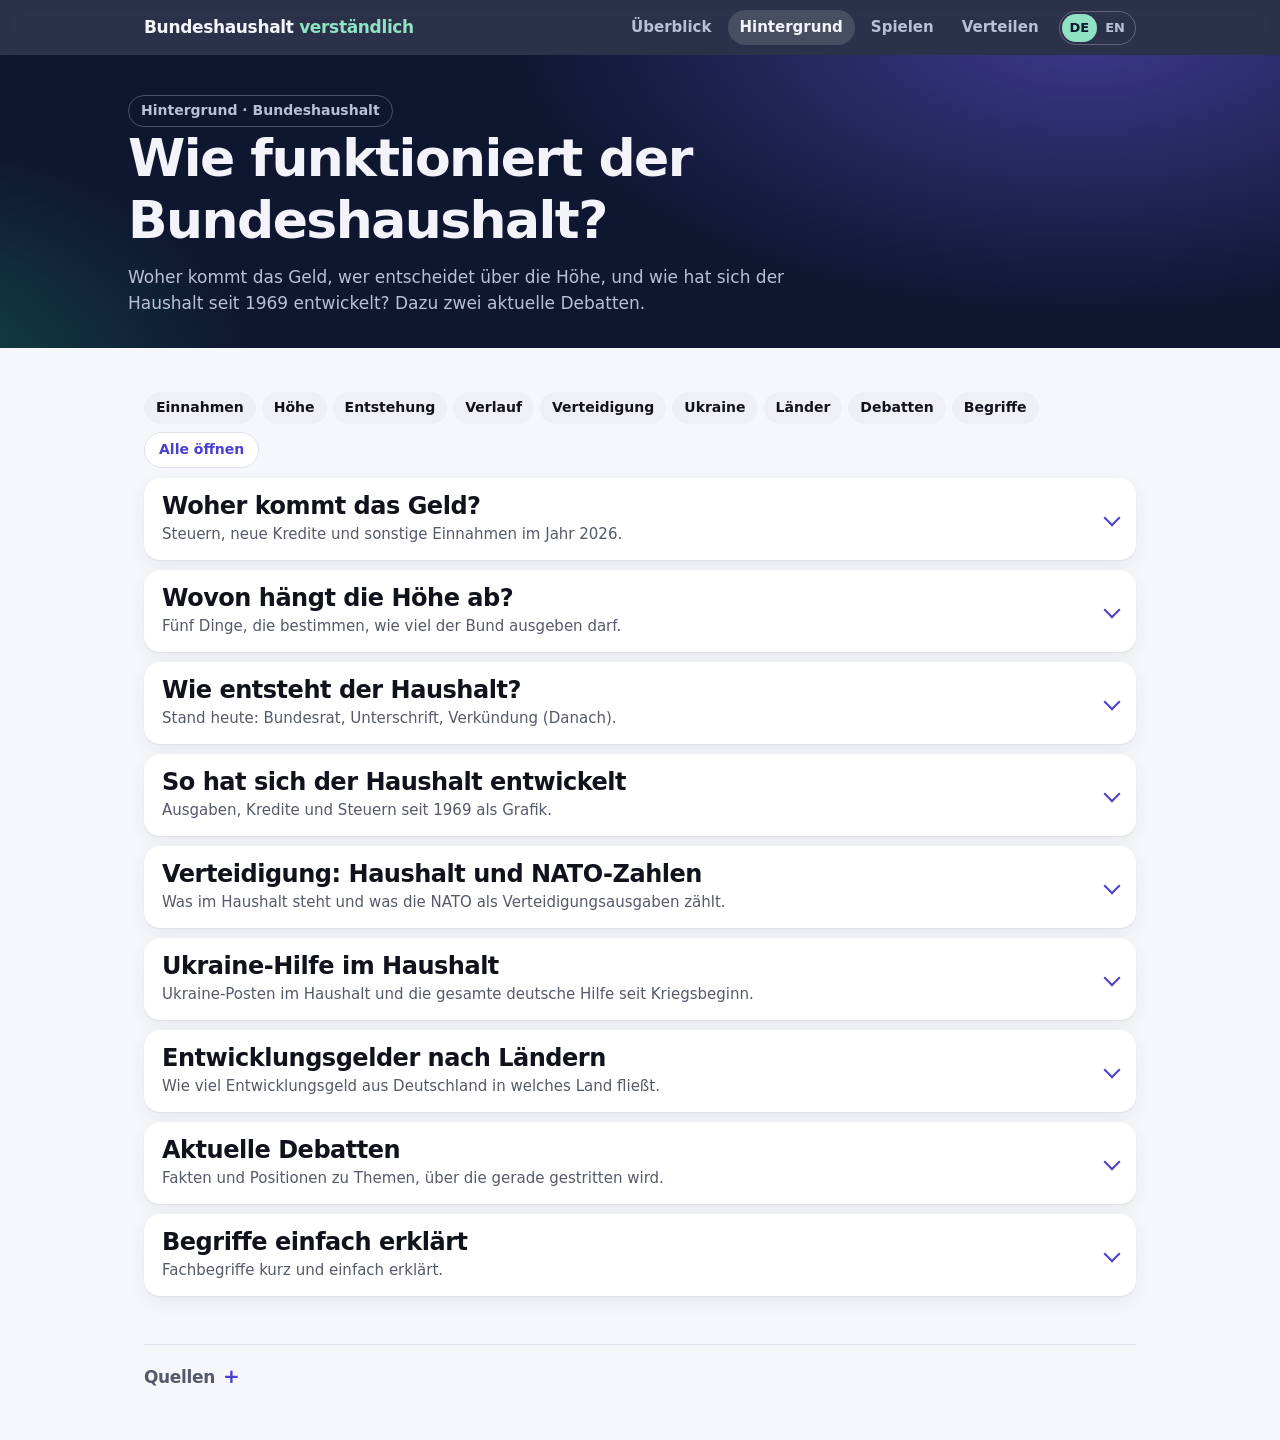
<file: hintergrund.html>
<!doctype html>
<html lang="de">
<head>
  <meta charset="utf-8">
  <meta http-equiv="Content-Security-Policy" content="default-src 'self'; script-src 'self' https://cdnjs.cloudflare.com; style-src 'self'; img-src 'self' data:; connect-src 'self'; object-src 'none'; base-uri 'none'; form-action 'none'">
  <meta name="viewport" content="width=device-width, initial-scale=1">
  <title>Hintergrund zum Bundeshaushalt</title>
  <meta name="description" content="Woher kommt das Geld des Bundes, wovon hängt die Höhe des Haushalts ab, und wie hat er sich entwickelt?">
  <meta name="app-version" content="20261126084746">
  <meta name="theme-color" content="#0f1630">
  <link rel="stylesheet" href="css/stil.css?v=20261126084746">
</head>
<body data-seite="hg">
  <header class="topbar">
    <a class="marke" href="index.html" data-intern data-t-html="marke">Bundeshaushalt <span>verständlich</span></a>
    <div class="topbar-rechts">
      <nav class="hauptnav" aria-label="Hauptnavigation">
        <a href="index.html" data-intern data-t="nav.ueberblick">Überblick</a>
        <a href="hintergrund.html" data-intern aria-current="page" data-t="nav.hintergrund">Hintergrund</a>
        <a href="spiel.html" data-intern data-t="nav.spielen">Spielen</a>
        <a href="umschichten.html" data-intern data-t="nav.verteilen">Verteilen</a>
      </nav>
      <nav class="sprachwahl" data-t-label="nav.sprache" aria-label="Sprache">
        <a data-lang="de" hreflang="de" lang="de">DE</a>
        <a data-lang="en" hreflang="en" lang="en">EN</a>
      </nav>
    </div>
  </header>

  <section class="hero seiten-kopf">
    <div class="hero-inhalt">
      <p class="dachzeile" data-t="hg.dachzeile">Hintergrund · Bundeshaushalt</p>
      <h1 data-t="hg.ueberschrift">Wie funktioniert der Bundeshaushalt?</h1>
      <p data-t="hg.einleitung"></p>
    </div>
  </section>

  <main class="seite">
    <nav class="inhalt-nav" data-t-label="hg.inhalt">
      <ul>
        <li><a href="#einnahmen" data-t="hg.nav.einnahmen">Einnahmen</a></li>
        <li><a href="#hoehe-thema" data-t="hg.nav.hoehe">Höhe</a></li>
        <li><a href="#verfahren" data-t="hg.nav.verfahren">Entstehung</a></li>
        <li><a href="#verlauf-thema" data-t="hg.nav.verlauf">Verlauf</a></li>
        <li><a href="#verteidigung" data-t="hg.nav.nato">Verteidigung</a></li>
        <li><a href="#ukraine" data-t="hg.nav.ukraine">Ukraine</a></li>
        <li><a href="#laender" data-t="hg.nav.laender">Länder</a></li>
        <li><a href="#debatten-thema" data-t="hg.nav.debatten">Debatten</a></li>
        <li><a href="#glossar" data-t="hg.nav.glossar">Begriffe</a></li>
      </ul>
      <button type="button" class="knopf-klein" id="alle-themen" data-t="hg.alle.oeffnen">Alle öffnen</button>
    </nav>

    <section class="bereich" id="einnahmen" aria-labelledby="einnahmen-titel">
      <details class="thema">
        <summary>
          <h2 class="abschnitt-titel" id="einnahmen-titel" data-t="hg.einnahmen.titel">Woher kommt das Geld?</h2>
          <span class="thema-kurz" data-t="hg.kurz.einnahmen"></span>
        </summary>
        <div class="thema-inhalt">
          <p id="einnahmen-text"></p>
          <div class="anteilsbalken" id="einnahmen-balken" role="img"></div>
          <ul class="anteils-legende" id="einnahmen-legende"></ul>
          <div class="karte-block">
            <h3 data-t="hg.steuern.titel">Die größten Steuereinnahmen des Bundes (Soll 2026)</h3>
            <ol class="rangliste" id="steuern"></ol>
            <p class="ergebnis-hinweis" id="steuer-verteilung"></p>
          </div>
        </div>
      </details>
    </section>

    <section class="bereich" id="hoehe-thema" aria-labelledby="hoehe-titel">
      <details class="thema">
        <summary>
          <h2 class="abschnitt-titel" id="hoehe-titel" data-t="hg.hoehe.titel">Wovon hängt die Höhe ab?</h2>
          <span class="thema-kurz" data-t="hg.kurz.hoehe"></span>
        </summary>
        <div class="thema-inhalt">
          <div class="karten-raster" id="hoehe"></div>
        </div>
      </details>
    </section>

    <section class="bereich" id="verfahren" aria-labelledby="verfahren-titel">
      <details class="thema">
        <summary>
          <h2 class="abschnitt-titel" id="verfahren-titel" data-t="verf.titel">Wie entsteht der Haushalt?</h2>
          <span class="thema-kurz" id="verfahren-kurz" data-t="hg.kurz.verfahren"></span>
        </summary>
        <div class="thema-inhalt">
          <p class="hinweis" id="verfahren-text"></p>
          <p class="ergebnis-hinweis" id="verfahren-stand" aria-live="polite"></p>
          <ol class="zeitstrahl" id="zeitstrahl"></ol>
          <p class="hinweis" data-t="verf.hinweis"></p>
          <p class="debatte-quelle" id="verfahren-quellen"></p>
        </div>
      </details>
    </section>

    <section class="bereich" id="verlauf-thema" aria-labelledby="verlauf-titel">
      <details class="thema">
        <summary>
          <h2 class="abschnitt-titel" id="verlauf-titel" data-t="hg.geschichte.titel">So hat sich der Haushalt entwickelt</h2>
          <span class="thema-kurz" data-t="hg.kurz.verlauf"></span>
        </summary>
        <div class="thema-inhalt">
          <p class="hinweis" data-t="hg.geschichte.text"></p>
          <div class="karte-block">
            <ul class="verlauf-legende">
              <li><span class="punkt punkt-ausgaben"></span><span data-t="hg.geschichte.ausgaben"></span></li>
              <li><span class="punkt punkt-kredite"></span><span data-t="hg.geschichte.kredite"></span></li>
              <li><span class="punkt punkt-zeit"></span><span data-t="hg.geschichte.ereignis"></span></li>
            </ul>
            <div class="verlauf" id="verlauf"></div>
            <p class="verlauf-info" id="verlauf-info" aria-live="polite" data-t="hg.geschichte.tipp"></p>
            <ol class="ereignisse" id="ereignisse"></ol>
            <details class="liste-innen">
              <summary data-t="hg.geschichte.tabelle">Alle Werte als Tabelle</summary>
              <div class="tabelle-rahmen">
                <table id="verlauf-tabelle">
                  <thead><tr>
                    <th scope="col" data-t="hg.geschichte.jahr">Jahr</th>
                    <th scope="col" data-t="hg.geschichte.ausgaben">Ausgaben</th>
                    <th scope="col" data-t="hg.geschichte.kredite.kurz">Neue Kredite</th>
                    <th scope="col" data-t="hg.geschichte.steuern">Steuern</th>
                  </tr></thead>
                  <tbody></tbody>
                </table>
              </div>
              <p class="hinweis" data-t="hg.geschichte.luecke"></p>
            </details>
          </div>
        </div>
      </details>
    </section>

    <section class="bereich" id="verteidigung" aria-labelledby="nato-titel">
      <details class="thema">
        <summary>
          <h2 class="abschnitt-titel" id="nato-titel" data-t="nato.titel">Verteidigung: Haushalt und NATO-Zahlen</h2>
          <span class="thema-kurz" data-t="hg.kurz.nato"></span>
        </summary>
        <div class="thema-inhalt">
          <article class="debatte">
            <p data-t="nato.einleitung"></p>
            <h3 class="ua-unterzeile" data-t="nato.haushalt.titel">Im Bundeshaushalt</h3>
            <div class="tabelle-rahmen">
              <table id="nato-haushalt">
                <thead><tr>
                  <th scope="col" data-t="hg.geschichte.jahr">Jahr</th>
                  <th scope="col" data-t="nato.ep14">Einzelplan Verteidigung</th>
                  <th scope="col" data-t="nato.sv">Sondervermögen Bundeswehr</th>
                </tr></thead>
                <tbody></tbody>
              </table>
            </div>
            <h3 class="ua-unterzeile" data-t="nato.nato.titel">Nach NATO-Definition</h3>
            <div class="tabelle-rahmen">
              <table id="nato-reihe">
                <thead><tr>
                  <th scope="col" data-t="hg.geschichte.jahr">Jahr</th>
                  <th scope="col" data-t="nato.ausgaben">Verteidigungsausgaben</th>
                  <th scope="col" data-t="nato.anteil">Anteil am BIP</th>
                </tr></thead>
                <tbody></tbody>
              </table>
            </div>
            <p class="ergebnis-hinweis" id="nato-quote"></p>
            <details class="unterthema">
              <summary data-t="nato.zaehlt.titel"></summary>
              <ul>
                <li data-t="nato.zaehlt.1"></li>
                <li data-t="nato.zaehlt.2"></li>
                <li data-t="nato.zaehlt.3"></li>
                <li data-t="nato.zaehlt.4"></li>
              </ul>
            </details>
            <p class="hinweis" data-t="nato.hinweis"></p>
            <p class="debatte-quelle" id="nato-quellen"></p>
          </article>
        </div>
      </details>
    </section>

    <section class="bereich" id="ukraine" aria-labelledby="ukraine-titel">
      <details class="thema">
        <summary>
          <h2 class="abschnitt-titel" id="ukraine-titel" data-t="ua.titel">Ukraine-Hilfe im Haushalt</h2>
          <span class="thema-kurz" data-t="hg.kurz.ukraine"></span>
        </summary>
        <div class="thema-inhalt">
          <article class="debatte">
            <p id="ua-einleitung"></p>
            <div class="tabelle-rahmen">
              <table id="ua-tabelle">
                <thead><tr>
                  <th scope="col" data-t="ua.posten">Posten</th>
                  <th scope="col" data-t="details.soll">Soll 2026</th>
                  <th scope="col" data-t="details.soll.vorjahr">Soll 2025</th>
                  <th scope="col" data-t="details.entwurf">Entwurf 2027</th>
                </tr></thead>
                <tbody></tbody>
                <tfoot></tfoot>
              </table>
            </div>
            <p class="hinweis" data-t="ua.hinweis.programm"></p>
            <h3 class="ua-unterzeile" data-t="ua.tracker.titel">Die gesamte Hilfe seit Kriegsbeginn</h3>
            <p id="ua-tracker-text"></p>
            <div class="tabelle-rahmen">
              <table id="ua-tracker">
                <thead><tr>
                  <th scope="col" data-t="ua.tracker.art">Art</th>
                  <th scope="col" data-t="ua.tracker.zugewiesen">Zugewiesen</th>
                  <th scope="col" data-t="ua.tracker.zugesagt">Zugesagt</th>
                </tr></thead>
                <tbody></tbody>
              </table>
            </div>
            <p class="hinweis" data-t="ua.tracker.erklaerung"></p>
            <p class="debatte-quelle" id="ua-tracker-quellen"></p>
            <details class="unterthema">
              <summary data-t="ua.aufschluesselung.titel"></summary>
              <p data-t="ua.aufschluesselung.text"></p>
            </details>
            <details class="unterthema">
              <summary data-t="ua.fehlt.titel"></summary>
              <ul>
                <li data-t="ua.fehlt.1"></li>
                <li data-t="ua.fehlt.2"></li>
              </ul>
            </details>
            <p class="ergebnis-hinweis" data-t="ua.fazit"></p>
            <p class="debatte-quelle" id="ua-quellen"></p>
          </article>
        </div>
      </details>
    </section>

    <section class="bereich" id="laender" aria-labelledby="laender-titel">
      <details class="thema">
        <summary>
          <h2 class="abschnitt-titel" id="laender-titel" data-t="oda.titel">Entwicklungsgelder nach Ländern</h2>
          <span class="thema-kurz" data-t="hg.kurz.laender"></span>
        </summary>
        <div class="thema-inhalt">
          <article class="debatte">
            <p id="oda-einleitung"></p>
            <label class="suche-label" for="oda-feld" data-t="oda.suche">Land suchen</label>
            <input type="search" id="oda-feld" class="suchfeld" list="oda-liste" autocomplete="off" data-t-placeholder="oda.platzhalter">
            <datalist id="oda-liste"></datalist>
            <div id="oda-land" class="oda-land" aria-live="polite" hidden></div>
            <h3 class="ua-unterzeile" id="oda-top-titel"></h3>
            <ol class="oda-rangliste" id="oda-top"></ol>
            <details class="unterthema">
              <summary data-t="oda.wichtig.titel"></summary>
              <ul>
                <li data-t="oda.wichtig.1"></li>
                <li data-t="oda.wichtig.2"></li>
                <li data-t="oda.wichtig.3"></li>
              </ul>
            </details>
            <p class="debatte-quelle" id="oda-quelle"></p>
          </article>
        </div>
      </details>
    </section>

    <section class="bereich" id="debatten-thema" aria-labelledby="debatten-titel">
      <details class="thema">
        <summary>
          <h2 class="abschnitt-titel" id="debatten-titel" data-t="hg.debatten.titel">Aktuelle Debatten</h2>
          <span class="thema-kurz" data-t="hg.kurz.debatten"></span>
        </summary>
        <div class="thema-inhalt">
          <p class="hinweis" data-t="hg.debatten.text"></p>
          <div id="debatten" class="debatten"></div>
        </div>
      </details>
    </section>

    <section class="bereich" id="glossar" aria-labelledby="glossar-titel">
      <details class="thema">
        <summary>
          <h2 class="abschnitt-titel" id="glossar-titel" data-t="glossar.titel">Begriffe einfach erklärt</h2>
          <span class="thema-kurz" data-t="hg.kurz.glossar"></span>
        </summary>
        <div class="thema-inhalt">
          <p class="hinweis" data-t="glossar.text"></p>
          <label class="suche-label" for="glossar-feld" data-t="glossar.suche">Begriff suchen</label>
          <input type="search" id="glossar-feld" class="suchfeld" autocomplete="off" data-t-placeholder="glossar.platzhalter">
          <p class="hinweis" id="glossar-keiner" data-t="glossar.keiner" hidden></p>
          <div class="glossar-liste" id="glossar-liste" data-kein-glossar></div>
        </div>
      </details>
    </section>

    <footer class="quellen">
      <details class="quellen-auf">
        <summary><h2 data-t="quellen.titel">Quellen</h2></summary>
        <ul id="hg-quellen"></ul>
      </details>
    </footer>
  </main>

  <script src="js/sprache.js?v=20261126084746"></script>
  <script src="js/glossar.js?v=20261126084746"></script>
  <script src="js/hintergrund.js?v=20261126084746"></script>
</body>
</html>
</file>
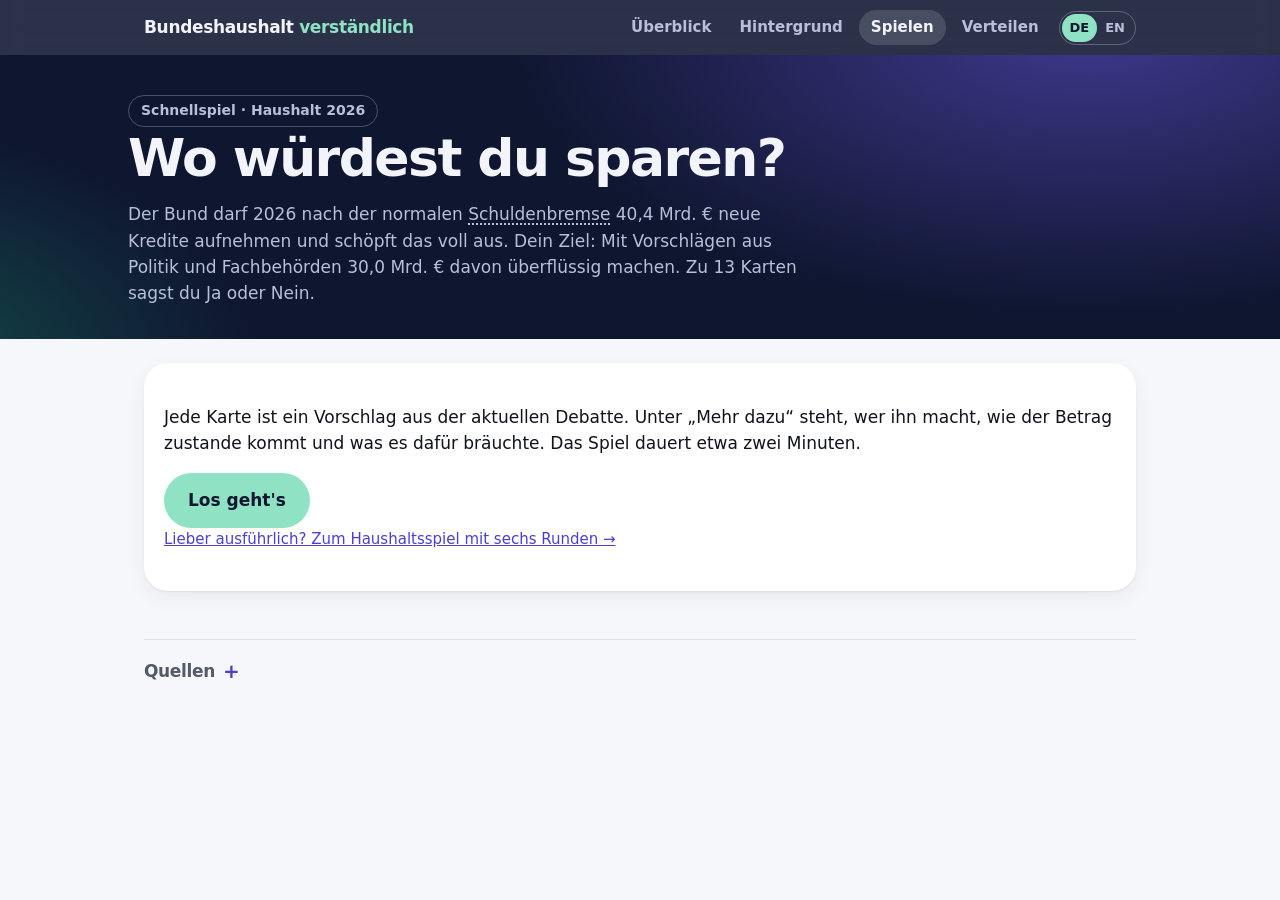
<file: schnellspiel.html>
<!doctype html>
<html lang="de">
<head>
  <meta charset="utf-8">
  <meta http-equiv="Content-Security-Policy" content="default-src 'self'; script-src 'self' https://cdnjs.cloudflare.com; style-src 'self'; img-src 'self' data:; connect-src 'self'; object-src 'none'; base-uri 'none'; form-action 'none'">
  <meta name="viewport" content="width=device-width, initial-scale=1">
  <title>Schnellspiel: Wo würdest du sparen?</title>
  <meta name="description" content="Kartenspiel zum Bundeshaushalt: Ja oder Nein zu Sparvorschlägen aus der Politik.">
  <meta name="app-version" content="20261126084746">
  <meta name="theme-color" content="#0f1630">
  <link rel="stylesheet" href="css/stil.css?v=20261126084746">
</head>
<body data-seite="schnell">
  <header class="topbar">
    <a class="marke" href="index.html" data-intern data-t-html="marke">Bundeshaushalt <span>verständlich</span></a>
    <div class="topbar-rechts">
      <nav class="hauptnav" aria-label="Hauptnavigation">
        <a href="index.html" data-intern data-t="nav.ueberblick">Überblick</a>
        <a href="hintergrund.html" data-intern data-t="nav.hintergrund">Hintergrund</a>
        <a href="spiel.html" data-intern aria-current="page" data-t="nav.spielen">Spielen</a>
        <a href="umschichten.html" data-intern data-t="nav.verteilen">Selbst verteilen</a>
      </nav>
      <nav class="sprachwahl" data-t-label="nav.sprache" aria-label="Sprache">
        <a data-lang="de" hreflang="de" lang="de">DE</a>
        <a data-lang="en" hreflang="en" lang="en">EN</a>
      </nav>
    </div>
  </header>

  <section class="hero seiten-kopf">
    <div class="hero-inhalt">
      <p class="dachzeile" data-t="schnell.dachzeile">Schnellspiel · Haushalt 2026</p>
      <h1 data-t="schnell.ueberschrift">Wo würdest du sparen?</h1>
      <p id="schnell-einleitung"></p>
    </div>
  </section>

  <main class="seite">
    <div class="ziel-stand" id="ziel-stand" hidden>
      <div class="ziel-balken" role="img" id="ziel-balken"><div class="ziel-fuellung" id="ziel-fuellung"></div></div>
      <p class="ziel-text" id="ziel-text" aria-live="polite"></p>
    </div>

    <section class="spiel-karte schnell" id="schnell">
      <div id="schnell-start">
        <p data-t="schnell.regel"></p>
        <button type="button" class="knopf knopf-gross" id="schnell-starten" data-t="schnell.start">Los geht's</button>
        <p class="hinweis"><a href="spiel.html" data-intern data-t="schnell.ausfuehrlich.link"></a></p>
      </div>
      <div id="schnell-karte" hidden></div>
      <div id="schnell-ende" hidden></div>
    </section>

    <footer class="quellen">
      <details class="quellen-auf">
        <summary><h2 data-t="quellen.titel">Quellen</h2></summary>
        <ul>
          <li data-t-html="spiel.quellen.schuldenbremse"></li>
          <li data-t="schnell.quellen.karten"></li>
          <li data-t="schnell.quellen.hinweis"></li>
        </ul>
      </details>
    </footer>
  </main>

  <script src="js/sprache.js?v=20261126084746"></script>
  <script src="js/glossar.js?v=20261126084746"></script>
  <script src="js/schnellspiel.js?v=20261126084746"></script>
</body>
</html>
</file>
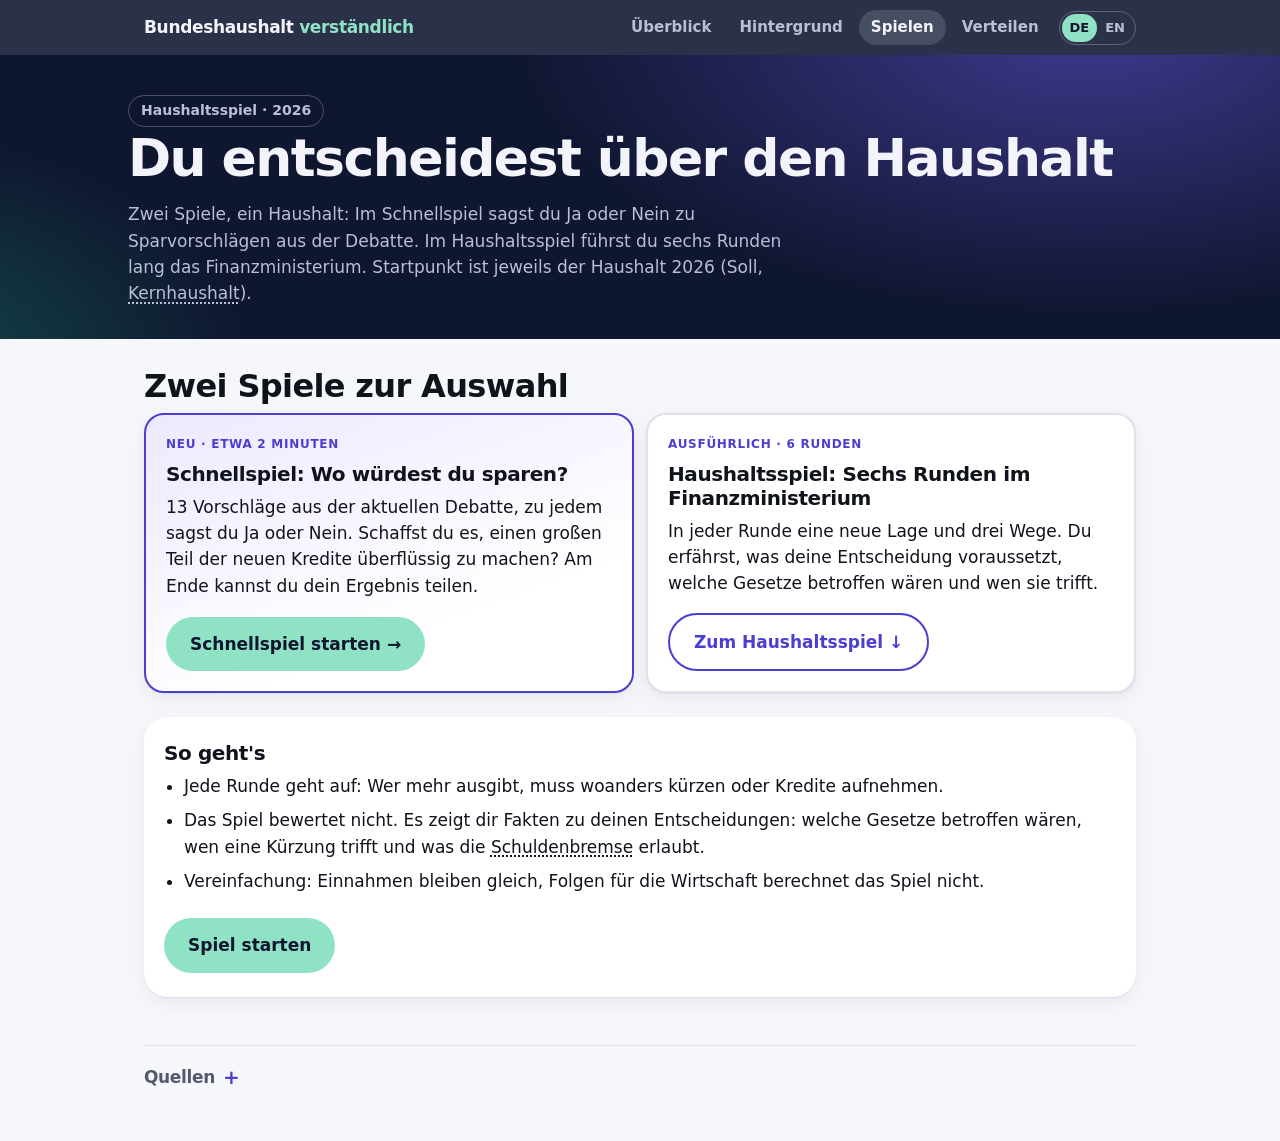
<file: spiel.html>
<!doctype html>
<html lang="de">
<head>
  <meta charset="utf-8">
  <meta http-equiv="Content-Security-Policy" content="default-src 'self'; script-src 'self' https://cdnjs.cloudflare.com; style-src 'self'; img-src 'self' data:; connect-src 'self'; object-src 'none'; base-uri 'none'; form-action 'none'">
  <meta name="viewport" content="width=device-width, initial-scale=1">
  <title>Haushaltsspiel</title>
  <meta name="description" content="Übernimm das Finanzministerium: sechs Runden, sechs Entscheidungen zum Bundeshaushalt 2026.">
  <meta name="app-version" content="20261126084746">
  <meta name="theme-color" content="#0f1630">
  <link rel="stylesheet" href="css/stil.css?v=20261126084746">
</head>
<body data-seite="spiel">
  <header class="topbar">
    <a class="marke" href="index.html" data-intern data-t-html="marke">Bundeshaushalt <span>verständlich</span></a>
    <div class="topbar-rechts">
      <nav class="hauptnav" aria-label="Hauptnavigation">
        <a href="index.html" data-intern data-t="nav.ueberblick">Überblick</a>
        <a href="hintergrund.html" data-intern data-t="nav.hintergrund">Hintergrund</a>
        <a href="spiel.html" data-intern aria-current="page" data-t="nav.spielen">Spielen</a>
        <a href="umschichten.html" data-intern data-t="nav.verteilen">Selbst verteilen</a>
      </nav>
      <nav class="sprachwahl" data-t-label="nav.sprache" aria-label="Sprache">
        <a data-lang="de" hreflang="de" lang="de">DE</a>
        <a data-lang="en" hreflang="en" lang="en">EN</a>
      </nav>
    </div>
  </header>

  <section class="hero seiten-kopf">
    <div class="hero-inhalt">
      <p class="dachzeile" data-t="spiel.dachzeile">Haushaltsspiel · 2026</p>
      <h1 data-t="spiel.ueberschrift">Du entscheidest über den Haushalt</h1>
      <p data-t="spiel.einleitung"></p>
    </div>
  </section>

  <main class="seite">
    <section class="spiel-wahl" id="spiel-wahl" aria-labelledby="spiel-wahl-titel">
      <h2 class="abschnitt-titel" id="spiel-wahl-titel" data-t="spiel.wahl.titel">Zwei Spiele zur Auswahl</h2>
      <div class="spiel-wahl-raster">
        <article class="wahl-kachel hervor">
          <span class="wahl-etikett" data-t="spiel.wahl.schnell.etikett"></span>
          <h3 data-t="spiel.wahl.schnell.titel"></h3>
          <p data-t="spiel.wahl.schnell.text"></p>
          <a class="knopf knopf-gross" href="schnellspiel.html" data-intern data-t="spiel.wahl.schnell.knopf"></a>
        </article>
        <article class="wahl-kachel">
          <span class="wahl-etikett" data-t="spiel.wahl.lang.etikett"></span>
          <h3 data-t="spiel.wahl.lang.titel"></h3>
          <p data-t="spiel.wahl.lang.text"></p>
          <a class="knopf knopf-gross knopf-rand" href="#spiel" data-t="spiel.wahl.lang.knopf"></a>
        </article>
      </div>
    </section>

    <div class="spiel-status" id="status" hidden>
      <div class="fortschritt"><div class="fortschritt-balken" id="fortschritt"></div></div>
      <dl class="kennzahlen">
        <div><dt data-t="spiel.status.runde"></dt><dd id="status-runde"></dd></div>
        <div><dt data-t="spiel.status.ausgaben"></dt><dd id="status-ausgaben"></dd></div>
        <div><dt data-t="spiel.status.kredite"></dt><dd id="status-kredite"></dd></div>
        <div><dt data-t="spiel.status.gesetze"></dt><dd id="status-gesetze"></dd></div>
      </dl>
    </div>

    <section class="spiel-karte" id="spiel" aria-live="polite">
      <div id="start">
        <h2 data-t="spiel.regeln.titel">So geht's</h2>
        <ul class="regeln">
          <li data-t="spiel.regel1"></li>
          <li data-t="spiel.regel2"></li>
          <li data-t="spiel.regel3"></li>
        </ul>
        <button type="button" class="knopf knopf-gross" id="starten" data-t="spiel.start">Spiel starten</button>
      </div>
      <div id="runde" hidden></div>
      <div id="ende" hidden></div>
    </section>

    <footer class="quellen">
      <details class="quellen-auf">
        <summary><h2 data-t="quellen.titel">Quellen</h2></summary>
        <ul>
          <li data-t-html="um.quellen.werte"></li>
          <li data-t-html="spiel.quellen.schuldenbremse"></li>
          <li data-t="spiel.quellen.modell"></li>
        </ul>
      </details>
    </footer>
  </main>

  <script src="js/sprache.js?v=20261126084746"></script>
  <script src="js/glossar.js?v=20261126084746"></script>
  <script src="js/spiel.js?v=20261126084746"></script>
</body>
</html>
</file>
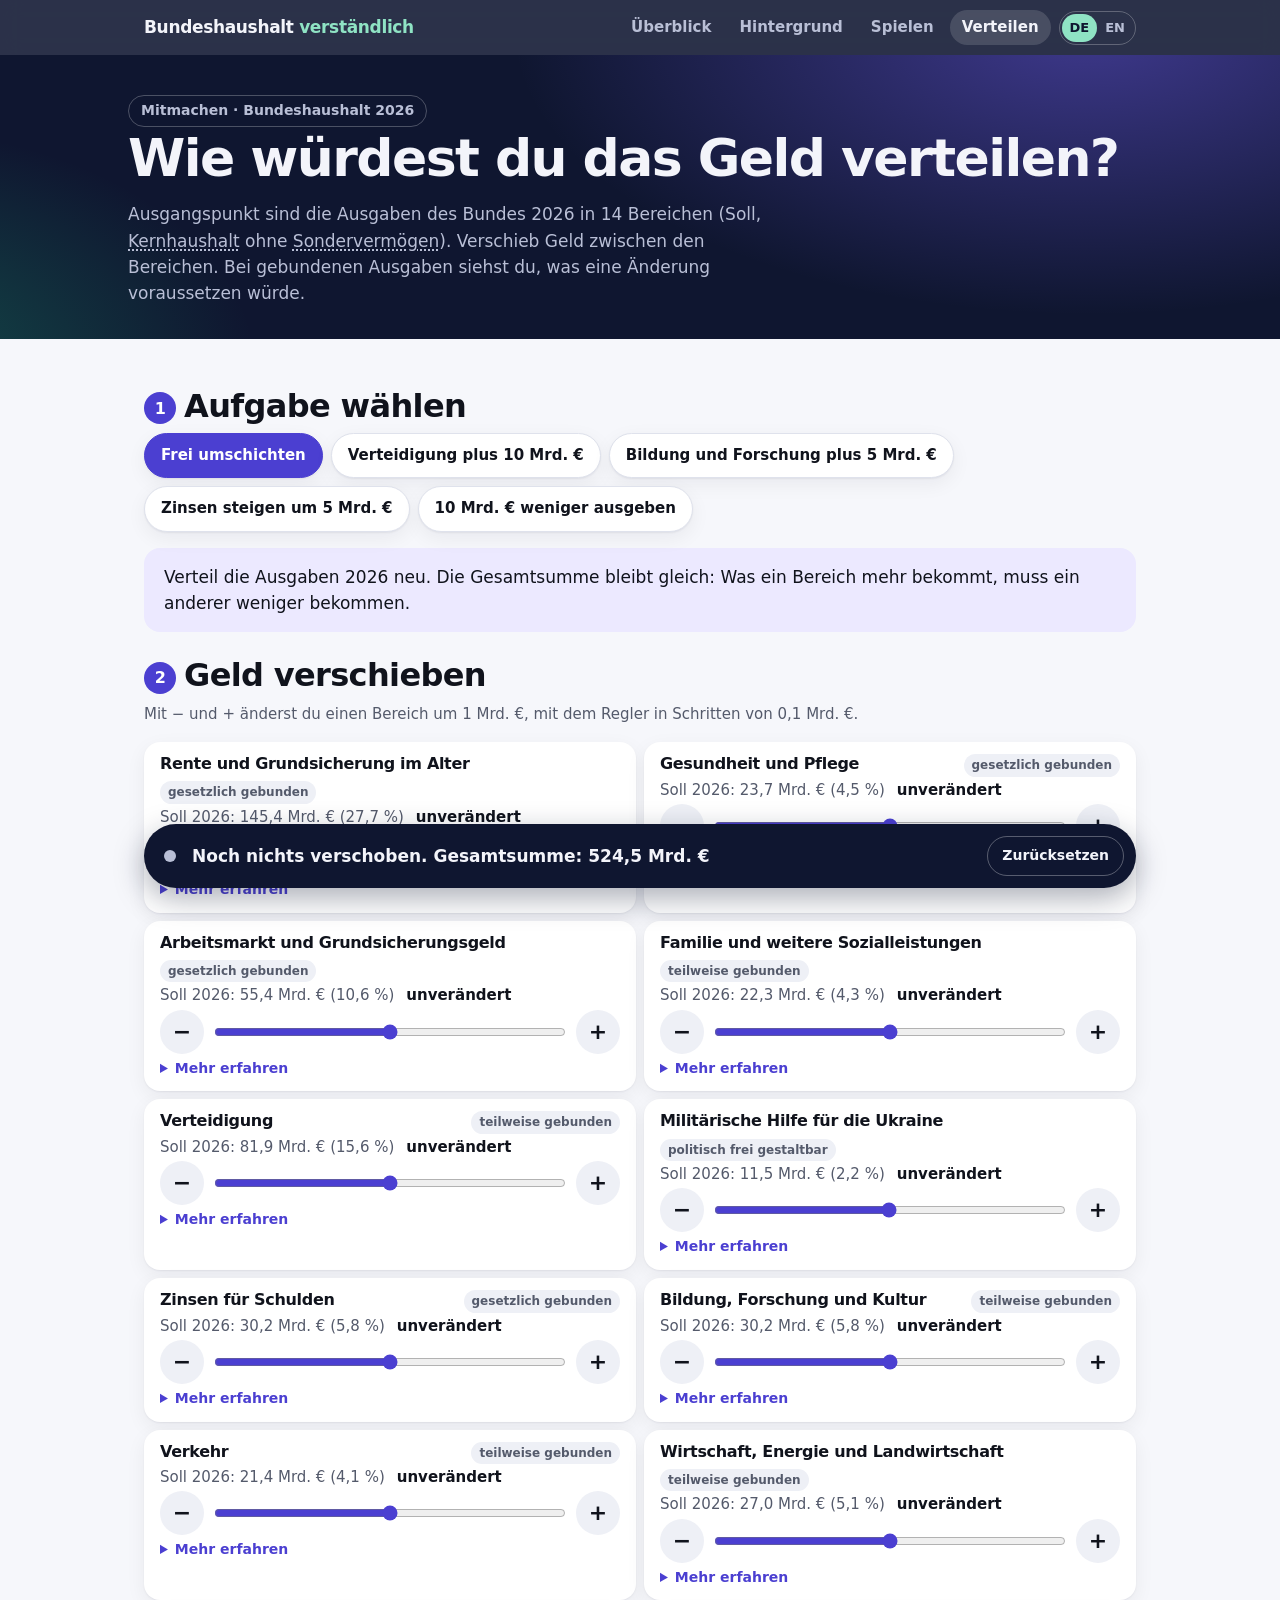
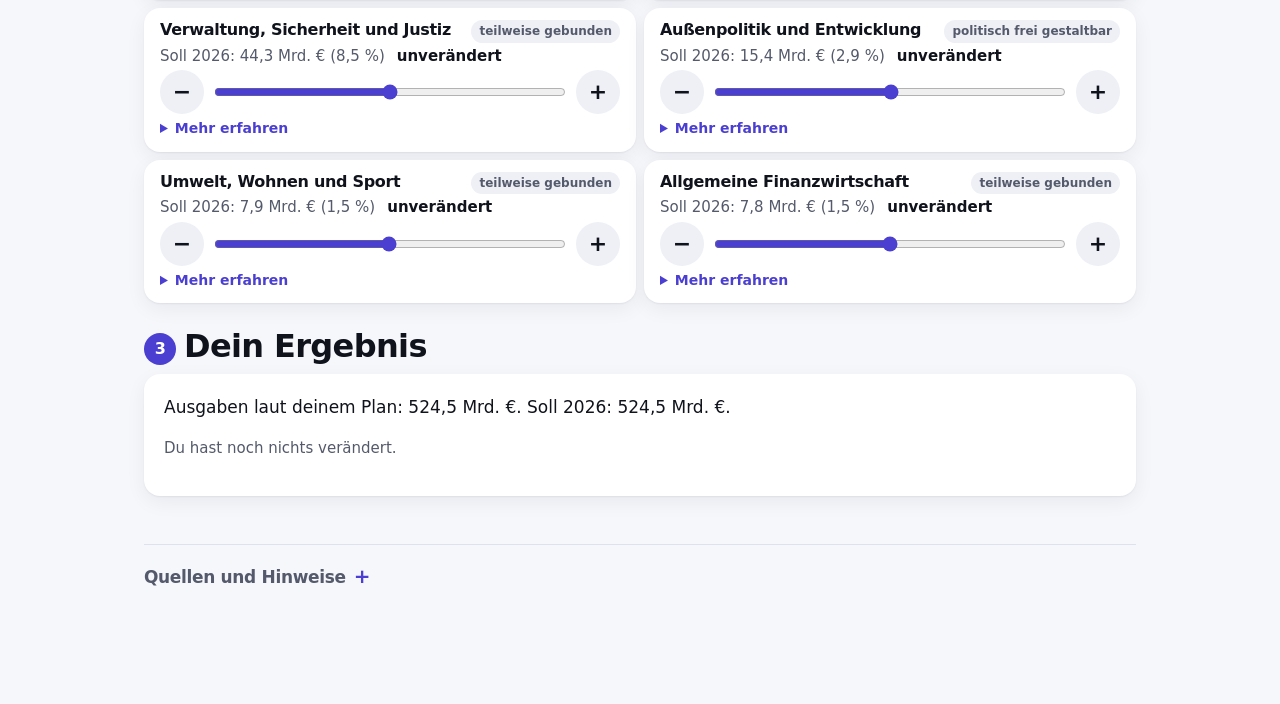
<file: umschichten.html>
<!doctype html>
<html lang="de">
<head>
  <meta charset="utf-8">
  <meta http-equiv="Content-Security-Policy" content="default-src 'self'; script-src 'self' https://cdnjs.cloudflare.com; style-src 'self'; img-src 'self' data:; connect-src 'self'; object-src 'none'; base-uri 'none'; form-action 'none'">
  <meta name="viewport" content="width=device-width, initial-scale=1">
  <title>Haushalt umschichten</title>
  <meta name="description" content="Wie würdest du den Bundeshaushalt 2026 verteilen? Geld zwischen 14 Bereichen verschieben.">
  <meta name="app-version" content="20261126084746">
  <meta name="theme-color" content="#0f1630">
  <link rel="stylesheet" href="css/stil.css?v=20261126084746">
</head>
<body data-seite="um">
  <header class="topbar">
    <a class="marke" href="index.html" data-intern data-t-html="marke">Bundeshaushalt <span>verständlich</span></a>
    <div class="topbar-rechts">
      <nav class="hauptnav" aria-label="Hauptnavigation">
        <a href="index.html" data-intern data-t="nav.ueberblick">Überblick</a>
        <a href="hintergrund.html" data-intern data-t="nav.hintergrund">Hintergrund</a>
        <a href="spiel.html" data-intern data-t="nav.spielen">Spielen</a>
        <a href="umschichten.html" data-intern aria-current="page" data-t="nav.verteilen">Selbst verteilen</a>
      </nav>
      <nav class="sprachwahl" data-t-label="nav.sprache" aria-label="Sprache">
        <a data-lang="de" hreflang="de" lang="de">DE</a>
        <a data-lang="en" hreflang="en" lang="en">EN</a>
      </nav>
    </div>
  </header>

  <section class="hero seiten-kopf">
    <div class="hero-inhalt">
      <p class="dachzeile" data-t="um.dachzeile">Mitmachen · Bundeshaushalt 2026</p>
      <h1 data-t="um.ueberschrift">Wie würdest du das Geld verteilen?</h1>
      <p data-t="um.einleitung"></p>
    </div>
  </section>

  <main class="seite mit-bilanz">
    <section class="bereich" aria-labelledby="szenario-titel">
      <h2 id="szenario-titel"><span class="schritt">1</span><span data-t="um.schritt1">Aufgabe wählen</span></h2>
      <div class="szenarien" id="szenarien" role="radiogroup" data-t-label="um.aufgabe.label"></div>
      <p class="szenario-text" id="szenario-text"></p>
    </section>

    <section class="bereich" aria-labelledby="regler-titel">
      <h2 id="regler-titel"><span class="schritt">2</span><span data-t="um.schritt2">Geld verschieben</span></h2>
      <p class="hinweis" data-t="um.schritt2.hinweis"></p>
      <div id="bereiche" class="bereich-liste"></div>
    </section>

    <section class="bereich" aria-labelledby="ergebnis-titel">
      <h2 id="ergebnis-titel"><span class="schritt">3</span><span data-t="um.schritt3">Dein Ergebnis</span></h2>
      <div id="ergebnis" aria-live="polite"></div>
    </section>

    <footer class="quellen">
      <details class="quellen-auf">
        <summary><h2 data-t="um.quellen.titel">Quellen und Hinweise</h2></summary>
        <ul>
          <li data-t-html="um.quellen.werte"></li>
          <li data-t="um.quellen.bindung"></li>
          <li data-t="um.quellen.modell"></li>
        </ul>
      </details>
    </footer>
  </main>

  <div class="bilanz" id="bilanz" aria-live="polite">
    <p class="bilanz-text" id="bilanz-text"></p>
    <button type="button" class="knopf-leise" id="zuruecksetzen" data-t="um.zuruecksetzen">Zurücksetzen</button>
  </div>

  <script src="js/sprache.js?v=20261126084746"></script>
  <script src="js/glossar.js?v=20261126084746"></script>
  <script src="js/umschichten.js?v=20261126084746"></script>
</body>
</html>
</file>
<file: css/stil.css>
/* ==========================================================================
   Bundeshaushalt verständlich: gemeinsame Gestaltung für alle Seiten
   ========================================================================== */

:root {
  color-scheme: light;
  --hintergrund: #f6f7fb;
  --karte: #ffffff;
  --flaeche: #eef0f6;
  --text: #10131c;
  --text-leise: #545a6b;
  --linie: #dfe2ec;
  --akzent: #4b3fd1;
  --akzent-text: #ffffff;
  --akzent-hell: #ece9ff;
  --plus: #13795b;
  --minus: #c03a3a;
  --schatten: 0 1px 2px rgba(16, 19, 28, 0.06), 0 6px 20px rgba(16, 19, 28, 0.06);
  --radius: 16px;

  /* Treemap: feste Farbe je Einzelplan (Identität, keine Wertung) */
  --ep-a: #2a78d6;
  --ep-b: #6250d6;
  --ep-c: #1baf7a;
  --ep-d: #eda100;
  --ep-e: #eb6834;
  --ep-f: #e87ba4;
  --ep-g: #008300;
  --ep-rest: #9aa3b5;

  /* Kopfbereich ist in beiden Modi dunkel */
  --hero-hintergrund: #0f1630;
  --hero-text: #f3f4fa;
  --hero-leise: #b9bfd6;
}
@media (prefers-color-scheme: dark) {
  :root:not([data-theme="light"]) {
    color-scheme: dark;
    --hintergrund: #0d111c;
    --karte: #161b29;
    --flaeche: #1e2435;
    --text: #eef0f6;
    --text-leise: #a9afc2;
    --linie: #2b3246;
    --akzent: #9a8cff;
    --akzent-text: #0d111c;
    --akzent-hell: #262147;
    --plus: #4cc79a;
    --minus: #f08a8a;
    --schatten: 0 1px 2px rgba(0, 0, 0, 0.4), 0 6px 20px rgba(0, 0, 0, 0.3);
    --ep-rest: #6b7489;
  }
}
:root[data-theme="dark"] {
  color-scheme: dark;
  --hintergrund: #0d111c;
  --karte: #161b29;
  --flaeche: #1e2435;
  --text: #eef0f6;
  --text-leise: #a9afc2;
  --linie: #2b3246;
  --akzent: #9a8cff;
  --akzent-text: #0d111c;
  --akzent-hell: #262147;
  --plus: #4cc79a;
  --minus: #f08a8a;
  --schatten: 0 1px 2px rgba(0, 0, 0, 0.4), 0 6px 20px rgba(0, 0, 0, 0.3);
  --ep-rest: #6b7489;
}

* { box-sizing: border-box; }
html { scroll-behavior: smooth; scroll-padding-top: 4.5rem; }

body {
  margin: 0;
  background: var(--hintergrund);
  color: var(--text);
  font-family: system-ui, -apple-system, "Segoe UI", Roboto, "Helvetica Neue", sans-serif;
  font-size: 1.0625rem;
  line-height: 1.55;
  -webkit-font-smoothing: antialiased;
}

a { color: var(--akzent); }
h1, h2, h3 { letter-spacing: -0.02em; line-height: 1.2; }

.seite {
  max-width: 64rem;
  margin: 0 auto;
  padding: 1.5rem 1rem 3rem;
}

/* ---------- Leiste oben ---------- */

.topbar {
  position: sticky;
  top: 0;
  z-index: 20;
  display: flex;
  justify-content: space-between;
  align-items: center;
  gap: 1rem;
  padding: 0.625rem max(1rem, calc((100% - 62rem) / 2));
  background: rgba(15, 22, 48, 0.88);
  backdrop-filter: blur(10px);
  -webkit-backdrop-filter: blur(10px);
  color: var(--hero-text);
}
.marke {
  color: var(--hero-text);
  text-decoration: none;
  font-weight: 800;
  letter-spacing: -0.02em;
  white-space: nowrap;
}
.marke span { color: #8fe3c4; }
.topbar-rechts { display: flex; align-items: center; gap: 0.5rem; }
.sprachwahl {
  display: flex;
  padding: 0.125rem;
  border: 1px solid rgba(255, 255, 255, 0.25);
  border-radius: 999px;
}
.sprachwahl a {
  color: var(--hero-leise);
  text-decoration: none;
  font-size: 0.8125rem;
  font-weight: 700;
  padding: 0.25rem 0.5rem;
  border-radius: 999px;
}
.sprachwahl a[aria-current="true"] { background: #8fe3c4; color: #0f1630; }
.hauptnav { display: flex; gap: 0.25rem; }
.hauptnav a {
  color: var(--hero-leise);
  text-decoration: none;
  font-size: 0.9375rem;
  font-weight: 600;
  padding: 0.375rem 0.75rem;
  border-radius: 999px;
  white-space: nowrap;
}
.hauptnav a:hover { color: var(--hero-text); }
.hauptnav a[aria-current="page"] { background: rgba(255, 255, 255, 0.14); color: var(--hero-text); }

/* ---------- Kopfbereich ---------- */

.hero {
  background:
    radial-gradient(60rem 30rem at 85% -10%, rgba(120, 99, 255, 0.45), transparent 60%),
    radial-gradient(40rem 25rem at -10% 110%, rgba(27, 175, 122, 0.35), transparent 60%),
    var(--hero-hintergrund);
  color: var(--hero-text);
}
.hero-inhalt {
  max-width: 64rem;
  margin: 0 auto;
  padding: 3rem 1rem 3.5rem;
}
.dachzeile {
  display: inline-block;
  margin: 0 0 1rem;
  padding: 0.25rem 0.75rem;
  border: 1px solid rgba(255, 255, 255, 0.25);
  border-radius: 999px;
  font-size: 0.875rem;
  font-weight: 600;
  color: var(--hero-leise);
}
.hero-titel { margin: 0; font-weight: 800; }
.hero-vorsatz { display: block; font-size: clamp(1.25rem, 4vw, 1.75rem); color: var(--hero-leise); font-weight: 600; }
.grosse-zahl {
  display: block;
  margin: 0.25rem 0;
  font-size: clamp(3rem, 14vw, 6.5rem);
  font-weight: 900;
  line-height: 1;
  letter-spacing: -0.04em;
  font-variant-numeric: tabular-nums;
  background: linear-gradient(95deg, #8fe3c4 0%, #7cb7ff 45%, #b49cff 100%);
  -webkit-background-clip: text;
  background-clip: text;
  color: transparent;
}
.unterzeile { margin: 1rem 0 0; font-size: 1.125rem; color: var(--hero-leise); max-width: 40rem; }
.hero-entwurf {
  display: inline-block;
  margin: 0.75rem 0 0;
  padding: 0.375rem 0.75rem;
  border-radius: 10px;
  background: rgba(255, 255, 255, 0.08);
  color: var(--hero-leise);
  font-size: 0.9375rem;
  max-width: 40rem;
}
.hero-entwurf:empty { display: none; }
.hero-entwurf a { color: var(--hero-text); font-weight: 700; white-space: nowrap; }
.details .entwurf { border: 1px dashed var(--linie); background: transparent; }
.details .entwurf small { display: block; font-size: 0.875rem; font-weight: 700; }

.fakten {
  list-style: none;
  display: grid;
  grid-template-columns: repeat(auto-fit, minmax(13rem, 1fr));
  gap: 0.75rem;
  margin: 2rem 0 0;
  padding: 0;
}
.fakt {
  padding: 1rem 1.125rem;
  border-radius: var(--radius);
  background: rgba(255, 255, 255, 0.07);
  border: 1px solid rgba(255, 255, 255, 0.12);
}
.fakt-wert { display: block; font-size: 1.75rem; font-weight: 800; letter-spacing: -0.02em; font-variant-numeric: tabular-nums; }
.fakt-text { display: block; color: var(--hero-text); }
.fakt-quelle { display: block; margin-top: 0.25rem; font-size: 0.8125rem; color: var(--hero-leise); }

.hero-knoepfe { display: flex; flex-wrap: wrap; gap: 0.75rem; margin-top: 2rem; }

/* ---------- Knöpfe ---------- */

.knopf {
  display: inline-block;
  padding: 0.75rem 1.25rem;
  border-radius: 999px;
  background: #8fe3c4;
  color: #0f1630;
  font-weight: 700;
  text-decoration: none;
  transition: transform 0.15s ease;
}
.knopf:hover { transform: translateY(-1px); }
.knopf-hell { background: transparent; color: var(--hero-text); border: 1px solid rgba(255, 255, 255, 0.35); }

/* ---------- Abschnitte ---------- */

.bereich { margin-top: 1.5rem; }
.abschnitt-titel, .bereich > h2 { font-size: clamp(1.5rem, 5vw, 2rem); font-weight: 800; margin: 0.25rem 0 0.5rem; }
h2 { font-size: 1.25rem; margin: 0 0 0.5rem; }
.hinweis { margin: 0 0 1rem; color: var(--text-leise); font-size: 0.9375rem; }

.suche { margin: 0 0 1.5rem; }
.suche-label { display: block; font-weight: 700; margin-bottom: 0.375rem; }
.suchfeld {
  width: 100%;
  padding: 0.875rem 1rem 0.875rem 2.75rem;
  border: 2px solid var(--linie);
  border-radius: 999px;
  background: var(--karte) url("data:image/svg+xml,%3Csvg xmlns='http://www.w3.org/2000/svg' width='20' height='20' viewBox='0 0 24 24' fill='none' stroke='%23888' stroke-width='2.5' stroke-linecap='round'%3E%3Ccircle cx='11' cy='11' r='7'/%3E%3Cpath d='m20 20-3.5-3.5'/%3E%3C/svg%3E") no-repeat 1rem center;
  color: var(--text);
  font: inherit;
  box-shadow: var(--schatten);
}
.suchfeld:focus { outline: none; border-color: var(--akzent); }
.suche-info { margin: 0.5rem 0 0; font-size: 0.875rem; color: var(--text-leise); min-height: 0; }
.suche-info:empty { display: none; }
.suche-ergebnisse { list-style: none; margin: 0.5rem 0 0; padding: 0; display: grid; gap: 0.375rem; }
.treffer {
  display: flex;
  justify-content: space-between;
  align-items: center;
  gap: 1rem;
  width: 100%;
  padding: 0.625rem 0.875rem;
  border: 1px solid var(--linie);
  border-radius: 12px;
  background: var(--karte);
  color: var(--text);
  font: inherit;
  text-align: left;
  cursor: pointer;
}
.treffer:hover, .treffer:focus-visible { border-color: var(--akzent); }
.treffer-land { text-decoration: none; border: 2px dashed var(--akzent); background: var(--akzent-hell); }
.treffer-text { display: grid; gap: 0.125rem; min-width: 0; }
.treffer-text strong { font-size: 0.9375rem; overflow-wrap: anywhere; }
.treffer-text small { color: var(--text-leise); font-size: 0.8125rem; }
.treffer-betrag { flex: none; font-weight: 700; font-variant-numeric: tabular-nums; white-space: nowrap; }
.suchtreffer { margin: 0 0 0.75rem; padding: 0.625rem 0.875rem; border-radius: 10px; background: var(--akzent-hell); color: var(--text); font-weight: 600; }
.pfad { min-height: 1.75rem; font-size: 0.9375rem; }
.pfad button, .pfad a {
  font: inherit;
  font-weight: 600;
  color: var(--akzent);
  background: var(--akzent-hell);
  border: 0;
  padding: 0.25rem 0.75rem;
  border-radius: 999px;
  cursor: pointer;
  text-decoration: none;
}

/* ---------- Treemap ---------- */

.treemap {
  position: relative;
  width: 100%;
  height: 520px;
}
.feld {
  position: absolute;
  overflow: hidden;
  margin: 0;
  padding: 0.5rem 0.625rem;
  border: 0;
  border-radius: 10px;
  background: var(--ep-rest);
  color: #ffffff;
  font: inherit;
  font-size: 0.875rem;
  line-height: 1.25;
  text-align: left;
  cursor: pointer;
  display: flex;
  flex-direction: column;
  justify-content: flex-start;
  transition: transform 0.15s ease, filter 0.15s ease;
}
.feld:hover { filter: brightness(1.08) saturate(1.1); transform: scale(0.99); }
.feld:focus-visible { outline: 3px solid var(--text); outline-offset: 2px; z-index: 1; }
.feld.aktiv { outline: 3px solid var(--text); outline-offset: -3px; }
.feld.dunkel { color: #10131c; }
.feld .name { font-weight: 700; hyphens: auto; overflow-wrap: break-word; }
.feld .betrag { font-variant-numeric: tabular-nums; opacity: 0.9; font-weight: 600; flex: none; }
.feld .name.gekuerzt { display: -webkit-box; -webkit-box-orient: vertical; overflow: hidden; flex: none; }
.feld.gross .name { font-size: 1.125rem; }
.feld.gross .betrag { font-size: 1.5rem; font-weight: 800; letter-spacing: -0.02em; }
.feld.klein { padding: 0.25rem 0.375rem; font-size: 0.75rem; border-radius: 6px; }
.feld.gruppe {
  background-image: repeating-linear-gradient(135deg, rgba(255, 255, 255, 0.18) 0 8px, transparent 8px 16px);
  outline: 2px dashed rgba(255, 255, 255, 0.7);
  outline-offset: -5px;
}
.feld.gruppe .name::after { content: " →"; }
.feld.winzig { border-radius: 4px; }
.feld.winzig .name, .feld.winzig .betrag { display: none; }
.treemap-legende { margin: 0.5rem 0 0; font-size: 0.8125rem; color: var(--text-leise); }
.treemap-mehr { margin-top: 0.5rem; }
.weitere-knopf {
  width: 100%;
  padding: 0.75rem 1rem;
  border: 2px dashed var(--akzent);
  border-radius: 12px;
  background: var(--akzent-hell);
  color: var(--akzent);
  font: inherit;
  font-weight: 700;
  text-align: left;
  cursor: pointer;
}
.weitere-knopf:hover { background: var(--karte); }

/* ---------- Detailkasten und Anlagen ---------- */

.details, .anlagen {
  margin-top: 1rem;
  padding: 1.25rem;
  border-radius: var(--radius);
  background: var(--karte);
  box-shadow: var(--schatten);
}
.details h2, .anlagen h2 { font-size: 1.125rem; }
.details dl {
  display: grid;
  grid-template-columns: repeat(auto-fit, minmax(10rem, 1fr));
  gap: 0.75rem;
  margin: 0.75rem 0 0;
}
.details dl > div { padding: 0.75rem; border-radius: 12px; background: var(--flaeche); }
.details dt { color: var(--text-leise); font-size: 0.875rem; }
.details dd { margin: 0; font-weight: 800; font-size: 1.25rem; letter-spacing: -0.01em; font-variant-numeric: tabular-nums; }
.kapitel-text { margin: 0.25rem 0 0; font-size: 1rem; }
.kapitel-info { margin-top: 1rem; padding-top: 1rem; border-top: 1px solid var(--linie); }
.kapitel-info h3 { margin: 0.75rem 0 0.5rem; font-size: 0.9375rem; }
.kapitel-info h3:first-child { margin-top: 0; }
.kapitel-info .rangliste { font-size: 0.9375rem; }
.kapitel-info .hinweis { margin: 0.75rem 0 0; font-size: 0.8125rem; }
.arten-liste { display: grid; gap: 0.375rem; }
.art-zeile { display: grid; grid-template-columns: minmax(0, 1.4fr) minmax(4rem, 1fr) 3.5rem; gap: 0.625rem; align-items: center; font-size: 0.875rem; }
.art-balken { height: 0.625rem; border-radius: 999px; background: var(--flaeche); overflow: hidden; }
.art-balken span { display: block; height: 100%; border-radius: 999px; background: var(--akzent); }
.art-wert { text-align: right; font-variant-numeric: tabular-nums; font-weight: 700; }
.plus { color: var(--plus); }
.minus { color: var(--minus); }
.anlagen { border-left: 5px solid var(--akzent); }
.anlagen ul { margin: 0.5rem 0; padding-left: 1.25rem; }
.anlagen p { margin: 0.5rem 0 0; }

/* ---------- Tabelle ---------- */

.liste {
  margin-top: 1.5rem;
  padding: 0.25rem 1.25rem;
  border-radius: var(--radius);
  background: var(--karte);
  box-shadow: var(--schatten);
}
.liste summary { cursor: pointer; font-weight: 700; padding: 0.75rem 0; }
.tabelle-rahmen { overflow-x: auto; }
table { width: 100%; border-collapse: collapse; font-size: 0.9375rem; }
th, td { padding: 0.5rem 0.5rem 0.5rem 0; border-bottom: 1px solid var(--linie); text-align: right; vertical-align: top; }
th:first-child, td:first-child { text-align: left; }
th { color: var(--text-leise); font-weight: 600; }
td { font-variant-numeric: tabular-nums; }
td:not(:first-child) { white-space: nowrap; }
td:last-child { white-space: normal; min-width: 6.5rem; }
td button {
  font: inherit;
  text-align: left;
  color: var(--akzent);
  background: none;
  border: 0;
  padding: 0;
  cursor: pointer;
  text-decoration: underline;
}

/* ---------- Aufruf zum Mitmachen ---------- */

.aufruf {
  display: grid;
  gap: 0.5rem;
  justify-items: start;
  margin-top: 3rem;
  padding: 2rem 1.5rem;
  border-radius: 24px;
  text-decoration: none;
  color: var(--hero-text);
  background:
    radial-gradient(30rem 15rem at 100% 0%, rgba(143, 227, 196, 0.35), transparent 60%),
    linear-gradient(135deg, #4b3fd1 0%, #2a2a8f 100%);
  box-shadow: var(--schatten);
}
.aufruf strong { font-size: clamp(1.5rem, 5vw, 2rem); line-height: 1.15; letter-spacing: -0.02em; }
.aufruf-etikett {
  font-size: 0.8125rem;
  font-weight: 700;
  text-transform: uppercase;
  letter-spacing: 0.08em;
  color: #8fe3c4;
}
.aufruf-knoepfe { display: flex; flex-wrap: wrap; gap: 0.75rem; margin-top: 0.75rem; }

/* ==========================================================================
   Haushaltsspiel
   ========================================================================== */

.spiel-status {
  position: sticky;
  top: 3.25rem;
  z-index: 5;
  margin: 0 0 1rem;
  padding: 0.75rem 1rem;
  border-radius: var(--radius);
  background: var(--karte);
  box-shadow: var(--schatten);
}
.fortschritt { height: 6px; border-radius: 999px; background: var(--flaeche); overflow: hidden; margin-bottom: 0.625rem; }
.fortschritt-balken { height: 100%; width: 0; background: linear-gradient(90deg, #1baf7a, #4b3fd1); transition: width 0.3s ease; }
.kennzahlen { display: grid; grid-template-columns: repeat(4, 1fr); gap: 0.5rem; margin: 0; }
.kennzahlen dt { font-size: 0.75rem; color: var(--text-leise); line-height: 1.2; }
.kennzahlen dd { margin: 0.125rem 0 0; font-weight: 800; font-variant-numeric: tabular-nums; }
.kennzahlen-ende { grid-template-columns: repeat(auto-fit, minmax(9rem, 1fr)); margin: 1rem 0; }
.kennzahlen-ende > div { padding: 0.75rem; border-radius: 12px; background: var(--flaeche); }
.kennzahlen-ende dd { font-size: 1.25rem; }

.spiel-karte {
  padding: 1.5rem 1.25rem;
  border-radius: 24px;
  background: var(--karte);
  box-shadow: var(--schatten);
}
.regeln { padding-left: 1.25rem; margin: 0 0 1.5rem; }
.regeln li { margin-bottom: 0.5rem; }
.knopf-gross { font: inherit; font-weight: 700; border: 0; cursor: pointer; font-size: 1.0625rem; padding: 0.875rem 1.5rem; }
.knopf-rand { background: transparent; color: var(--akzent); border: 2px solid var(--akzent); }

.runde-nummer { margin: 0; font-size: 0.875rem; font-weight: 700; color: var(--akzent); text-transform: uppercase; letter-spacing: 0.06em; }
.runde-titel { font-size: clamp(1.5rem, 6vw, 2.25rem); font-weight: 900; margin: 0.25rem 0 0.75rem; }
.runde-situation { font-size: 1.125rem; margin: 0 0 1rem; }
.runde-hintergrund { margin: 0 0 1.5rem; padding: 0.75rem 1rem; border-radius: 12px; background: var(--flaeche); font-size: 0.9375rem; }
.runde-frage { font-size: 1.125rem; margin: 0 0 0.75rem; }

.optionen { display: grid; gap: 0.625rem; }
.option {
  display: flex;
  gap: 0.875rem;
  align-items: flex-start;
  width: 100%;
  padding: 1rem;
  border: 2px solid var(--linie);
  border-radius: var(--radius);
  background: var(--karte);
  color: var(--text);
  font: inherit;
  text-align: left;
  cursor: pointer;
  transition: border-color 0.15s ease, transform 0.15s ease;
}
.option:hover:not(:disabled) { border-color: var(--akzent); transform: translateY(-1px); }
.option:disabled { cursor: default; opacity: 0.45; }
.option.gewaehlt { opacity: 1; border-color: var(--akzent); background: var(--akzent-hell); }
.option-buchstabe {
  flex: none;
  display: grid;
  place-items: center;
  width: 2.25rem;
  height: 2.25rem;
  border-radius: 50%;
  background: var(--akzent);
  color: var(--akzent-text);
  font-weight: 800;
}
.option-text { display: grid; gap: 0.125rem; }
.option-text span { color: var(--text-leise); font-size: 0.9375rem; }

.rueckmeldung { margin-top: 1.5rem; padding-top: 1.25rem; border-top: 1px solid var(--linie); }
.rueckmeldung h3 { margin: 0 0 0.75rem; }
.rueckmeldung-liste { list-style: none; padding: 0; margin: 0 0 1.25rem; display: grid; gap: 0.625rem; }
.rueckmeldung-liste li { padding: 0.875rem 1rem; border-radius: 12px; background: var(--flaeche); }
.rueckmeldung-liste p { margin: 0.375rem 0 0; font-size: 0.9375rem; color: var(--text-leise); }
.rm-kopf { display: flex; justify-content: space-between; gap: 1rem; font-weight: 700; }
.rm-kopf strong { font-variant-numeric: tabular-nums; white-space: nowrap; }

.ende-summe { font-size: 1.125rem; }
.entscheidungen { padding-left: 1.25rem; }
.entscheidungen li { margin-bottom: 0.375rem; }

/* ---------- Quellen ---------- */

.quellen {
  margin-top: 3rem;
  padding-top: 1rem;
  border-top: 1px solid var(--linie);
  font-size: 0.9375rem;
  color: var(--text-leise);
}
.quellen ul { padding-left: 1.25rem; margin: 0; }
.quellen li { margin-bottom: 0.5rem; }

/* ==========================================================================
   Umschicht-Modus
   ========================================================================== */

.seiten-kopf { padding: 2.5rem 1rem 2rem; }
.seiten-kopf .hero-inhalt { padding: 0; }
.seiten-kopf h1 { margin: 0 0 0.75rem; font-size: clamp(2rem, 8vw, 3.25rem); font-weight: 900; letter-spacing: -0.03em; }
.seiten-kopf p { color: var(--hero-leise); max-width: 42rem; margin: 0; }

.mit-bilanz { padding-bottom: 7rem; }
.schritt {
  display: inline-grid;
  place-items: center;
  width: 2rem;
  height: 2rem;
  margin-right: 0.5rem;
  border-radius: 50%;
  background: var(--akzent);
  color: var(--akzent-text);
  font-size: 1rem;
  vertical-align: 0.2em;
}

.szenarien { display: flex; flex-wrap: wrap; gap: 0.5rem; }
.szenario {
  font: inherit;
  font-size: 0.9375rem;
  font-weight: 600;
  padding: 0.625rem 1rem;
  border: 1px solid var(--linie);
  border-radius: 999px;
  background: var(--karte);
  color: var(--text);
  cursor: pointer;
  box-shadow: var(--schatten);
}
.szenario.aktiv { background: var(--akzent); border-color: var(--akzent); color: var(--akzent-text); }
.szenario-text { margin: 1rem 0 0; padding: 1rem 1.25rem; background: var(--akzent-hell); border-radius: var(--radius); }

.bereich-liste { display: grid; gap: 0.5rem; }
@media (min-width: 52rem) { .bereich-liste { grid-template-columns: 1fr 1fr; } }
.bereich-karte {
  padding: 0.625rem 0.875rem 0.5rem;
  border: 2px solid transparent;
  border-radius: var(--radius);
  background: var(--karte);
  box-shadow: var(--schatten);
}
.bereich-karte.geaendert { border-color: var(--akzent); }
.karte-kopf { display: flex; justify-content: space-between; align-items: baseline; gap: 0.5rem; flex-wrap: wrap; }
.karte-kopf h3 { margin: 0; font-size: 1rem; }
.bindung {
  font-size: 0.75rem;
  font-weight: 600;
  padding: 0.125rem 0.5rem;
  border-radius: 999px;
  background: var(--flaeche);
  color: var(--text-leise);
  white-space: nowrap;
}
/* Soll und Plan in einer Zeile, damit die 14 Karten weniger Platz brauchen */
.karte-werte { margin: 0.125rem 0 0; display: flex; flex-wrap: wrap; column-gap: 0.75rem; font-size: 0.9375rem; font-variant-numeric: tabular-nums; }
.karte-werte .soll { color: var(--text-leise); }
.karte-werte .plan { font-weight: 700; }

.regler { display: flex; align-items: center; gap: 0.5rem; margin-top: 0.125rem; }
.regler input { flex: 1; min-width: 0; accent-color: var(--akzent); height: 2rem; }
.knopf-rund {
  flex: none;
  width: 2.75rem;
  height: 2.75rem;
  border-radius: 50%;
  border: 0;
  background: var(--flaeche);
  color: var(--text);
  font: inherit;
  font-size: 1.375rem;
  font-weight: 700;
  line-height: 1;
  cursor: pointer;
}
.knopf-rund:hover:not(:disabled) { background: var(--akzent-hell); color: var(--akzent); }
.knopf-rund:disabled, .regler input:disabled { opacity: 0.4; cursor: not-allowed; }
.karte-hinweis { margin: 0.5rem 0 0; font-size: 0.9375rem; color: var(--text-leise); }

.mehr { margin-top: 0.125rem; }
.mehr summary { cursor: pointer; color: var(--akzent); font-weight: 600; font-size: 0.875rem; padding: 0.125rem 0; }
.mehr-inhalt { font-size: 0.9375rem; }
.mehr-inhalt h4 { margin: 0.75rem 0 0.25rem; font-size: 0.9375rem; }
.mehr-inhalt p { margin: 0; }
.mehr-inhalt ul { margin: 0; padding-left: 1.25rem; }

#ergebnis {
  padding: 1.25rem;
  border-radius: var(--radius);
  background: var(--karte);
  box-shadow: var(--schatten);
}
#ergebnis > p:first-child { margin-top: 0; }
.ergebnis-liste { list-style: none; padding: 0; margin: 0.5rem 0; }
.ergebnis-liste li {
  display: flex;
  justify-content: space-between;
  gap: 1rem;
  padding: 0.5rem 0;
  border-bottom: 1px solid var(--linie);
  font-variant-numeric: tabular-nums;
}
.ergebnis-hinweis { padding: 0.75rem 1rem; background: var(--flaeche); border-radius: 12px; }

.bilanz {
  position: fixed;
  left: 0.75rem;
  right: 0.75rem;
  bottom: 0.75rem;
  max-width: 62rem;
  margin: 0 auto;
  display: flex;
  justify-content: space-between;
  align-items: center;
  gap: 1rem;
  padding: 0.75rem 0.75rem 0.75rem 1.25rem;
  border-radius: 999px;
  background: var(--hero-hintergrund);
  color: var(--hero-text);
  box-shadow: 0 10px 30px rgba(15, 22, 48, 0.35);
  z-index: 10;
}
.bilanz::before {
  content: "";
  flex: none;
  width: 0.75rem;
  height: 0.75rem;
  border-radius: 50%;
  background: var(--hero-leise);
}
.bilanz.ausgeglichen::before { background: #4cc79a; }
.bilanz.zu-viel::before, .bilanz.zu-wenig::before { background: #ffc857; }
.bilanz-text { margin: 0; flex: 1; font-weight: 700; font-variant-numeric: tabular-nums; }
.knopf-leise {
  font: inherit;
  font-size: 0.875rem;
  font-weight: 600;
  padding: 0.5rem 0.875rem;
  border: 1px solid rgba(255, 255, 255, 0.3);
  border-radius: 999px;
  background: transparent;
  color: var(--hero-text);
  cursor: pointer;
  white-space: nowrap;
}

/* ==========================================================================
   Hintergrund
   ========================================================================== */

.karte-block {
  margin-top: 1rem;
  padding: 1.25rem;
  border-radius: var(--radius);
  background: var(--karte);
  box-shadow: var(--schatten);
}
.karte-block h3 { margin: 0 0 0.75rem; font-size: 1.0625rem; }

.anteilsbalken {
  display: flex;
  height: 3rem;
  margin: 1rem 0 0.75rem;
  border-radius: 14px;
  overflow: hidden;
  gap: 3px;
  background: var(--hintergrund);
}
.teil {
  display: grid;
  place-items: center;
  color: #ffffff;
  font-weight: 800;
  font-variant-numeric: tabular-nums;
  min-width: 4px;
}
.teil-steuern { background: var(--ep-a); }
.teil-kredite { background: var(--ep-e); color: #10131c; }
.teil-sonstige { background: var(--ep-rest); color: #10131c; }
.anteils-legende { list-style: none; padding: 0; margin: 0; display: grid; gap: 0.5rem; }
.anteils-legende li { display: flex; gap: 0.625rem; align-items: flex-start; }
.anteils-legende .wert { font-variant-numeric: tabular-nums; }
.anteils-legende small { color: var(--text-leise); }
.punkt { flex: none; width: 0.875rem; height: 0.875rem; margin-top: 0.3rem; border-radius: 4px; display: inline-block; }

.rangliste { margin: 0; padding-left: 1.5rem; }
.rangliste li { padding: 0.25rem 0; }
.rangliste li > * { display: inline; }
.rangliste li { display: list-item; }
.rangliste li span::after { content: ": "; }
.rangliste strong { font-variant-numeric: tabular-nums; }

.karten-raster { display: grid; gap: 0.75rem; grid-template-columns: repeat(auto-fit, minmax(16rem, 1fr)); }
.info-karte {
  position: relative;
  padding: 1.25rem 1.25rem 1.25rem 3.75rem;
  border-radius: var(--radius);
  background: var(--karte);
  box-shadow: var(--schatten);
}
.info-karte h3 { margin: 0 0 0.375rem; font-size: 1.0625rem; }
.info-karte p { margin: 0; font-size: 0.9375rem; }
.info-nummer {
  position: absolute;
  left: 1.125rem;
  top: 1.125rem;
  display: grid;
  place-items: center;
  width: 1.875rem;
  height: 1.875rem;
  border-radius: 50%;
  background: var(--akzent-hell);
  color: var(--akzent);
  font-weight: 800;
}

.verlauf { width: 100%; }
.verlauf svg { display: block; overflow: visible; }
.verlauf-gitter { stroke: var(--linie); stroke-width: 1; }
.verlauf-achse { fill: var(--text-leise); font-size: 11px; font-variant-numeric: tabular-nums; }
.verlauf-wert { fill: var(--text); font-size: 12px; font-weight: 700; }
.verlauf-nummer { fill: var(--text-leise); font-size: 11px; font-weight: 700; }
.verlauf-zeitraum { fill: var(--flaeche); }
.balken-ausgaben { fill: var(--ep-a); }
.balken-kredite { fill: var(--ep-e); }
.verlauf-soll .balken-ausgaben { fill-opacity: 0.55; }
.verlauf-soll .balken-kredite { fill-opacity: 0.7; }
.verlauf-treffer { fill: transparent; cursor: pointer; }
.verlauf-jahr:hover .balken-ausgaben, .verlauf-jahr:focus .balken-ausgaben { filter: brightness(1.15); }
.verlauf-jahr:focus { outline: none; }
.verlauf-jahr:focus-visible .verlauf-treffer { stroke: var(--text); stroke-width: 2; }
.punkt-ausgaben { background: var(--ep-a); }
.punkt-kredite { background: var(--ep-e); }
.punkt-zeit { background: var(--flaeche); border: 1px solid var(--linie); }
.verlauf-legende { list-style: none; padding: 0; margin: 0 0 0.75rem; display: flex; flex-wrap: wrap; gap: 0.375rem 1.25rem; font-size: 0.875rem; }
.verlauf-legende li { display: flex; gap: 0.375rem; align-items: flex-start; }
.verlauf-info { min-height: 3rem; margin: 0.75rem 0; padding: 0.75rem 1rem; border-radius: 12px; background: var(--flaeche); font-size: 0.9375rem; font-variant-numeric: tabular-nums; }
.ereignisse { margin: 0 0 0.5rem; padding-left: 1.5rem; font-size: 0.875rem; color: var(--text-leise); }
.liste-innen summary { cursor: pointer; font-weight: 700; padding: 0.5rem 0; }

.debatten { display: grid; gap: 1rem; }
.debatte {
  padding: 1.5rem 1.25rem;
  border-radius: 24px;
  background: var(--karte);
  box-shadow: var(--schatten);
  border-top: 5px solid var(--akzent);
}
.debatte h3 { margin: 0.25rem 0 0.5rem; font-size: clamp(1.25rem, 5vw, 1.625rem); font-weight: 800; }
.debatte-etikett { font-size: 0.75rem; font-weight: 700; text-transform: uppercase; letter-spacing: 0.06em; color: var(--akzent); }
.debatte-stand { margin: 0 0 1rem; }
.debatte-abschnitt { border-top: 1px solid var(--linie); padding: 0.25rem 0; }
.debatte-abschnitt summary { cursor: pointer; font-weight: 700; padding: 0.625rem 0; }
.debatte-abschnitt ul { margin: 0 0 0.5rem; padding-left: 1.25rem; }
.debatte-abschnitt li { margin-bottom: 0.375rem; }
.debatte-quelle { margin: 0 0 0.5rem; font-size: 0.875rem; color: var(--text-leise); }
.ua-unterzeile { font-size: 1.0625rem; margin: 1.25rem 0 0.375rem; }
#ua-tabelle td small { color: var(--text-leise); }
#ua-tabelle tfoot th, #ua-tabelle tfoot td { font-weight: 800; border-bottom: 0; border-top: 2px solid var(--linie); }
#ua-tabelle tfoot th { text-align: left; }
#ua-tracker .summenzeile td { font-weight: 800; border-top: 2px solid var(--linie); }

.oda-land { margin: 1rem 0; padding: 1rem; border-radius: 14px; background: var(--flaeche); }
.oda-land h3 { margin: 0 0 0.25rem; font-size: 1.0625rem; }
.oda-land .kennzahlen-ende > div { background: var(--karte); }
.oda-jahre { margin-top: 0.5rem; font-size: 0.875rem; }
.oda-jahre th, .oda-jahre td { text-align: right; white-space: nowrap; }
.oda-rangliste { list-style: none; margin: 0; padding: 0; display: grid; gap: 0.25rem; }
.oda-zeile {
  display: grid;
  grid-template-columns: minmax(0, 1.2fr) minmax(4rem, 1fr) auto;
  gap: 0.625rem;
  align-items: center;
  width: 100%;
  padding: 0.375rem 0.5rem;
  border: 0;
  border-radius: 8px;
  background: transparent;
  color: var(--text);
  font: inherit;
  font-size: 0.9375rem;
  text-align: left;
  cursor: pointer;
}
.oda-zeile:hover { background: var(--flaeche); }
.oda-wert { font-variant-numeric: tabular-nums; font-weight: 700; white-space: nowrap; }

/* ---------- Wohin gehen 100 Euro? ---------- */

.hundert-liste { list-style: none; margin: 0 0 1rem; padding: 0; display: grid; gap: 0.125rem; }
.hundert-zeile {
  display: grid;
  grid-template-columns: minmax(0, 1.3fr) minmax(4rem, 1fr) 4.5rem;
  gap: 0.625rem;
  align-items: center;
  padding: 0.3125rem 0.5rem;
  border-radius: 8px;
  font-size: 0.9375rem;
}
.hundert-zeile:hover { background: var(--flaeche); }
.hundert-wert { font-variant-numeric: tabular-nums; font-weight: 700; text-align: right; white-space: nowrap; }

/* ---------- Zeitstrahl: Wie entsteht der Haushalt? ---------- */

.zeitstrahl { list-style: none; margin: 1rem 0; padding: 0; }
.zeitstrahl li { position: relative; padding: 0 0 1.25rem 2rem; }
.zeitstrahl li::before {
  content: "";
  position: absolute;
  left: calc(0.5rem - 1px);
  top: 1.25rem;
  bottom: 0;
  width: 2px;
  background: var(--linie);
}
.zeitstrahl li:last-child::before { display: none; }
.zeitstrahl li::after {
  content: "";
  position: absolute;
  left: 0;
  top: 0.25rem;
  width: 1rem;
  height: 1rem;
  box-sizing: border-box;
  border-radius: 50%;
  border: 2px solid var(--text-leise);
  background: var(--hintergrund);
}
.zeitstrahl li.erledigt::before { background: var(--akzent); }
.zeitstrahl li.erledigt::after { border-color: var(--akzent); background: var(--akzent); }
.zeitstrahl li.aktuell::after { border-color: var(--akzent); background: var(--hintergrund); box-shadow: 0 0 0 4px var(--akzent-hell); }
.zeitstrahl li.aktuell .zeitstrahl-inhalt { margin-top: -0.5rem; padding: 0.5rem 0.875rem 0.75rem; border-radius: 12px; background: var(--akzent-hell); }
.zeitstrahl-kopf { display: flex; flex-wrap: wrap; align-items: baseline; gap: 0.25rem 0.625rem; margin: 0; font-size: 0.875rem; color: var(--text-leise); }
.zeitstrahl-status { font-size: 0.75rem; font-weight: 700; padding: 0.0625rem 0.5rem; border-radius: 999px; border: 1px solid var(--linie); }
.zeitstrahl li.erledigt .zeitstrahl-status { border-color: transparent; background: var(--flaeche); }
.zeitstrahl li.aktuell .zeitstrahl-status { border-color: transparent; background: var(--akzent); color: var(--akzent-text); }
.zeitstrahl h3 { margin: 0.125rem 0 0.25rem; font-size: 1.0625rem; }
.zeitstrahl h3 + p { margin: 0; }
.zeitstrahl li.geplant h3, .zeitstrahl li.geplant h3 + p { color: var(--text-leise); }

/* ---------- Glossar ---------- */

.begriff {
  text-decoration: underline dotted;
  text-decoration-thickness: 1.5px;
  text-underline-offset: 0.2em;
  cursor: help;
}
.begriff:hover { text-decoration-style: solid; }
.begriff:focus-visible { outline: 2px solid var(--akzent); outline-offset: 2px; border-radius: 3px; }
.glossar-box {
  position: fixed;
  z-index: 50;
  left: 50%;
  bottom: 1rem;
  transform: translateX(-50%);
  width: min(32rem, calc(100% - 2rem));
  max-height: 60vh;
  overflow-y: auto;
  box-sizing: border-box;
  padding: 1rem 1.125rem;
  border: 1px solid var(--linie);
  border-radius: var(--radius);
  background: var(--karte);
  color: var(--text);
  box-shadow: 0 10px 40px rgba(0, 0, 0, 0.25);
}
.glossar-box[hidden] { display: none; }
.glossar-box.am-begriff { bottom: auto; transform: none; width: min(24rem, calc(100% - 2rem)); box-shadow: 0 8px 28px rgba(0, 0, 0, 0.22); }
.glossar-box-kopf { display: flex; justify-content: space-between; align-items: start; gap: 1rem; }
.glossar-box-kopf strong { font-size: 1.0625rem; }
.glossar-zu {
  flex: none;
  width: 2.25rem;
  height: 2.25rem;
  margin: -0.375rem -0.5rem 0 0;
  border: 0;
  border-radius: 50%;
  background: var(--flaeche);
  color: var(--text);
  font-size: 1.25rem;
  line-height: 1;
  cursor: pointer;
}
.glossar-box-text { margin: 0.375rem 0 0.5rem; }
.glossar-box-fuss { margin: 0; font-size: 0.875rem; color: var(--text-leise); }

/* ==========================================================================
   Kompakte Darstellung: aufklappbare Themen, Inhaltsverzeichnis, gekürzte Listen
   ========================================================================== */

.knopf-klein {
  font: inherit;
  font-size: 0.875rem;
  font-weight: 600;
  padding: 0.375rem 0.875rem;
  border: 1px solid var(--linie);
  border-radius: 999px;
  background: var(--karte);
  color: var(--akzent);
  cursor: pointer;
}
.knopf-klein:hover { background: var(--akzent-hell); }
.mehr-zeilen { margin: 0.5rem 0 0.75rem; }

/* Inhaltsverzeichnis der Hintergrund-Seite */
.inhalt-nav { display: flex; flex-wrap: wrap; align-items: center; gap: 0.5rem; margin: 1.25rem 0 0.5rem; }
.inhalt-nav ul { list-style: none; display: flex; flex-wrap: wrap; gap: 0.375rem; margin: 0; padding: 0; }
.inhalt-nav a {
  display: inline-block;
  padding: 0.3125rem 0.75rem;
  border-radius: 999px;
  background: var(--flaeche);
  color: var(--text);
  font-size: 0.875rem;
  font-weight: 600;
  text-decoration: none;
}
.inhalt-nav a:hover { background: var(--akzent-hell); color: var(--akzent); }

/* Ein Thema: Überschrift und Kurzfassung, Inhalt per Tipp */
.bereich:has(> .thema) { margin-top: 0.625rem; }
.thema {
  border-radius: var(--radius);
  background: var(--karte);
  box-shadow: var(--schatten);
}
.thema > summary {
  display: block;
  position: relative;
  padding: 0.875rem 3rem 0.875rem 1.125rem;
  cursor: pointer;
  list-style: none;
}
.thema > summary::-webkit-details-marker { display: none; }
.thema > summary::after {
  content: "";
  position: absolute;
  right: 1.125rem;
  top: 50%;
  width: 0.625rem;
  height: 0.625rem;
  margin-top: -0.4375rem;
  border-right: 2.5px solid var(--akzent);
  border-bottom: 2.5px solid var(--akzent);
  transform: rotate(45deg);
  transition: transform 0.15s ease;
}
.thema[open] > summary::after { transform: rotate(-135deg); margin-top: -0.125rem; }
.thema > summary .abschnitt-titel { margin: 0; font-size: clamp(1.1875rem, 4.5vw, 1.5rem); }
.thema-kurz { display: block; margin-top: 0.125rem; color: var(--text-leise); font-size: 0.9375rem; }
.thema[open] .thema-kurz { display: none; }   /* im geöffneten Thema steht der Inhalt selbst da */
.thema[open] > summary { border-bottom: 1px solid var(--linie); }
.thema-inhalt { padding: 1rem 1.125rem 1.25rem; }
.thema-inhalt > :first-child { margin-top: 0; }
/* Karten im aufgeklappten Thema nicht noch einmal als Karte zeichnen */
.thema-inhalt > .debatte { padding: 0; border: 0; box-shadow: none; background: none; }
.thema-inhalt .debatten .debatte { box-shadow: none; border: 1px solid var(--linie); border-top: 5px solid var(--akzent); }

/* Unterabschnitte in einem Thema */
.unterthema { border-top: 1px solid var(--linie); margin: 0.75rem 0; }
.unterthema > summary { cursor: pointer; font-weight: 700; padding: 0.625rem 0; }
.unterthema[open] > summary { padding-bottom: 0.25rem; }

/* Zeitstrahl: erledigte und spätere Schritte in einer Zeile */
.zeitstrahl li.kurz { padding-bottom: 0.625rem; }
.zeitstrahl li.kurz h3 { font-size: 0.9375rem; font-weight: 600; margin: 0; }
.zeitstrahl li.kurz h3 + p { display: none; }
.zeitstrahl.alle-ausfuehrlich li.kurz { padding-bottom: 1.25rem; }
.zeitstrahl.alle-ausfuehrlich li.kurz h3 { font-size: 1.0625rem; font-weight: 700; margin: 0.125rem 0 0.25rem; }
.zeitstrahl.alle-ausfuehrlich li.kurz h3 + p { display: block; }

/* Glossar: Begriffe als Knöpfe, die ihre Erklärung aufklappen */
.glossar-liste { display: flex; flex-wrap: wrap; gap: 0.375rem; margin-top: 0.75rem; }
.begriff-eintrag { border-radius: 12px; background: var(--flaeche); scroll-margin-top: 6rem; }
.begriff-eintrag > summary { cursor: pointer; list-style: none; padding: 0.375rem 0.75rem; font-weight: 600; font-size: 0.9375rem; }
.begriff-eintrag > summary::-webkit-details-marker { display: none; }
.begriff-eintrag[open] { flex-basis: 100%; background: var(--akzent-hell); }
.begriff-eintrag[open] > summary { color: var(--akzent); }
.begriff-eintrag > p { margin: 0; padding: 0 0.75rem 0.625rem; }
.begriff-eintrag a { font-size: 0.875rem; }

/* Quellen: eingeklappt, per Tipp vollständig */
.quellen-auf > summary { cursor: pointer; list-style: none; display: flex; align-items: center; gap: 0.5rem; }
.quellen-auf > summary::-webkit-details-marker { display: none; }
.quellen-auf > summary h2 { margin: 0; font-size: 1.0625rem; }
.quellen-auf > summary::after { content: "+"; font-weight: 700; font-size: 1.25rem; color: var(--akzent); }
.quellen-auf[open] > summary::after { content: "−"; }
.quellen-auf[open] > summary { margin-bottom: 0.5rem; }

/* ---------- Handy ---------- */

@media (max-width: 40rem) {
  body { font-size: 1rem; }
  /* Leiste oben zweizeilig: Name und Sprache, darunter das Menü */
  html { scroll-padding-top: 6.5rem; }
  .topbar { flex-wrap: wrap; row-gap: 0.25rem; padding: 0.5rem 0.75rem 0.375rem; }
  .topbar .marke { font-size: 0.9375rem; }
  .topbar .marke span { display: none; }
  .topbar-rechts { display: contents; }
  .sprachwahl { order: 1; }
  .hauptnav { order: 2; width: 100%; justify-content: space-between; gap: 0; overflow-x: auto; scrollbar-width: none; }
  .hauptnav a { padding: 0.375rem 0.5rem; font-size: 0.875rem; }
  .sprachwahl a { padding: 0.25rem 0.4rem; }
  .hero-inhalt { padding: 2rem 1rem 2.5rem; }
  /* Kennzahlen nebeneinander, damit die Treemap früher sichtbar ist */
  .fakten { grid-template-columns: repeat(3, minmax(0, 1fr)); gap: 0.375rem; margin-top: 1.25rem; }
  .fakt { padding: 0.5rem 0.5rem 0.625rem; border-radius: 12px; }
  .fakt-wert { font-size: 1.0625rem; }
  .fakt-text { font-size: 0.75rem; line-height: 1.3; }
  .fakt-quelle { font-size: 0.6875rem; line-height: 1.25; }
  .hero-knoepfe { margin-top: 1.25rem; }
  .knopf-rund { width: 2.5rem; height: 2.5rem; }
  .treemap { height: 440px; }
  /* Auf dem Handy die Spalte "Soll 2025" ausblenden (nur in diesen Tabellen) */
  #tabelle th:nth-child(3), #tabelle td:nth-child(3),
  #ua-tabelle th:nth-child(3), #ua-tabelle td:nth-child(3) { display: none; }
  #tabelle th:nth-child(5), #tabelle td:nth-child(5) { display: none; }
  table { font-size: 0.875rem; }
  td:last-child { min-width: 5.5rem; }
  .bilanz { border-radius: 20px; }
  .kennzahlen { grid-template-columns: repeat(2, 1fr); }
  .spiel-status { top: 5.5rem; padding: 0.625rem 0.875rem; }
  .ziel-stand { top: 5.5rem; }
  .spiel-karte { padding: 1.25rem 1rem; }
  .bilanz-text { font-size: 0.9375rem; line-height: 1.35; }
  .hundert-zeile { grid-template-columns: minmax(0, 1fr) 3.5rem 4.25rem; gap: 0.5rem; font-size: 0.875rem; padding-inline: 0.25rem; }
}

/* Spielseite: Auswahl zwischen Schnellspiel und Haushaltsspiel */
.spiel-wahl { margin-bottom: 1.5rem; }
.spiel-wahl-raster { display: grid; gap: 0.75rem; }
@media (min-width: 44rem) { .spiel-wahl-raster { grid-template-columns: 1fr 1fr; } }
.wahl-kachel { display: flex; flex-direction: column; align-items: flex-start; gap: 0.5rem; padding: 1.25rem; border: 2px solid var(--linie); border-radius: 20px; background: var(--karte); box-shadow: var(--schatten); }
.wahl-kachel.hervor { border-color: var(--akzent); background: linear-gradient(160deg, var(--akzent-hell), var(--karte) 70%); }
.wahl-kachel h3 { margin: 0; font-size: 1.25rem; font-weight: 800; }
.wahl-kachel p { margin: 0 0 0.5rem; flex: 1; }
.wahl-etikett { font-size: 0.75rem; font-weight: 700; text-transform: uppercase; letter-spacing: 0.06em; color: var(--akzent); }

/* ==========================================================================
   Schnellspiel (Karten mit Ja und Nein)
   ========================================================================== */

.ziel-stand { position: sticky; top: 3.25rem; z-index: 5; margin: 0 0 0.75rem; padding: 0.625rem 0.875rem; border-radius: 14px; background: var(--karte); box-shadow: var(--schatten); }
.ziel-balken { height: 10px; border-radius: 999px; background: var(--flaeche); overflow: hidden; }
.ziel-fuellung { height: 100%; width: 0; background: var(--akzent); transition: width 0.35s ease; }
.ziel-fuellung.erreicht { background: var(--plus); }
.ziel-text { margin: 0.375rem 0 0; font-size: 0.9375rem; font-weight: 700; font-variant-numeric: tabular-nums; }

.schnell-kopf { display: flex; justify-content: space-between; align-items: center; gap: 0.5rem; margin: 0; font-size: 0.875rem; color: var(--text-leise); }
.karte-art { font-size: 0.75rem; font-weight: 700; padding: 0.125rem 0.625rem; border-radius: 999px; background: var(--flaeche); color: var(--text); }
.karte-art.art-erklaerung { background: var(--akzent-hell); color: var(--akzent); }
.schnell-titel { font-size: clamp(1.375rem, 5.5vw, 2rem); font-weight: 900; margin: 0.5rem 0 0.5rem; outline: none; }
.schnell-betrag { margin: 0.75rem 0 1rem; font-size: 1.125rem; font-weight: 800; color: var(--akzent); font-variant-numeric: tabular-nums; }
.schnell-knoepfe { display: grid; grid-template-columns: 1fr 1fr; gap: 0.75rem; margin: 0 0 0.75rem; }
.schnell-wahl {
  font: inherit;
  font-size: 1.125rem;
  font-weight: 800;
  padding: 0.875rem 1rem;
  border-radius: 999px;
  border: 2px solid var(--linie);
  background: var(--karte);
  color: var(--text);
  cursor: pointer;
  transition: transform 0.15s ease, border-color 0.15s ease;
}
.schnell-wahl:hover { transform: translateY(-1px); border-color: var(--akzent); }
.schnell-wahl.ja { background: var(--akzent); border-color: var(--akzent); color: var(--akzent-text); }
.schnell-mehr h3 { margin: 0.75rem 0 0.25rem; font-size: 0.9375rem; }
.schnell-mehr p { margin: 0; }
.schnell-mehr .debatte-quelle { margin-top: 0.75rem; }
.schnell-zurueck { margin-top: 0.5rem; }
.schnell-aha { margin: 0 0 1rem; padding: 0.875rem 1rem; border-radius: 12px; background: var(--akzent-hell); }
.schnell-aha p { margin: 0.25rem 0 0; }
#schnell-ende h3 { margin: 1rem 0 0.25rem; font-size: 1rem; }
.waffel-block { margin: 1rem 0; }
.waffel-block p { margin: 0 0 0.5rem; font-size: 0.9375rem; }
.waffel { display: grid; grid-template-columns: repeat(20, 1fr); gap: 3px; max-width: 26rem; margin: 0.5rem 0 0.75rem; }
.waffel span { aspect-ratio: 1; border-radius: 3px; background: var(--flaeche); }
.waffel .w-paket, .punkt.w-paket { background: var(--plus); }
.waffel .w-rest, .punkt.w-rest { background: var(--akzent-hell); box-shadow: inset 0 0 0 1.5px var(--akzent); }
.punkt.w-sonst { background: var(--flaeche); box-shadow: inset 0 0 0 1px var(--linie); }
.teilen-feld { margin-top: 0.375rem; font-size: 0.875rem; }
#schnell-ende h2 { outline: none; }

/* Ohne Regierungsentwurf (ENTWURFSJAHR = null in js/sprache.js): Entwurfs-Spalten und -Hinweise ausblenden */
.ohne-entwurf [data-nur-entwurf], .ohne-entwurf .hero-entwurf,
.ohne-entwurf #tabelle th:nth-child(5), .ohne-entwurf #tabelle td:nth-child(5),
.ohne-entwurf #ua-tabelle th:nth-child(4), .ohne-entwurf #ua-tabelle td:nth-child(4) { display: none; }

/* ---------- Drucken ---------- */

@media print {
  .topbar, .sprachwahl, .inhalt-nav, .mehr-zeilen, .bilanz, .hero-knoepfe, .aufruf, .glossar-box,
  #glossar-feld, label[for="glossar-feld"], .suche, .schnell-knoepfe, .ziel-stand { display: none !important; }
  body, .thema, .debatte, .karte-block { background: #fff !important; color: #000; box-shadow: none !important; }
  .hero { background: none !important; color: #000; }
  .hero * { color: #000 !important; }
  .thema { border: 1px solid #ccc; break-inside: auto; }
  .thema > summary::after, .quellen-auf > summary::after { display: none; }
  /* Gekürzte Listen und Zeitstrahl vollständig */
  tr[hidden] { display: table-row !important; }
  .zeitstrahl li.kurz h3 + p { display: block; }
  .begriff-eintrag { flex-basis: 100%; background: none; }
  a { color: #000; }
  /* Balken und Farbpunkte auch drucken, wenn "Hintergrundgrafiken" ausgeschaltet ist */
  .anteilsbalken, .punkt, .art-balken, .hundert-liste, .zeitstrahl, .treemap, .waffel { -webkit-print-color-adjust: exact; print-color-adjust: exact; }
}

@media (prefers-reduced-motion: reduce) {
  html { scroll-behavior: auto; }
  .knopf, .feld { transition: none; }
}
</file>
